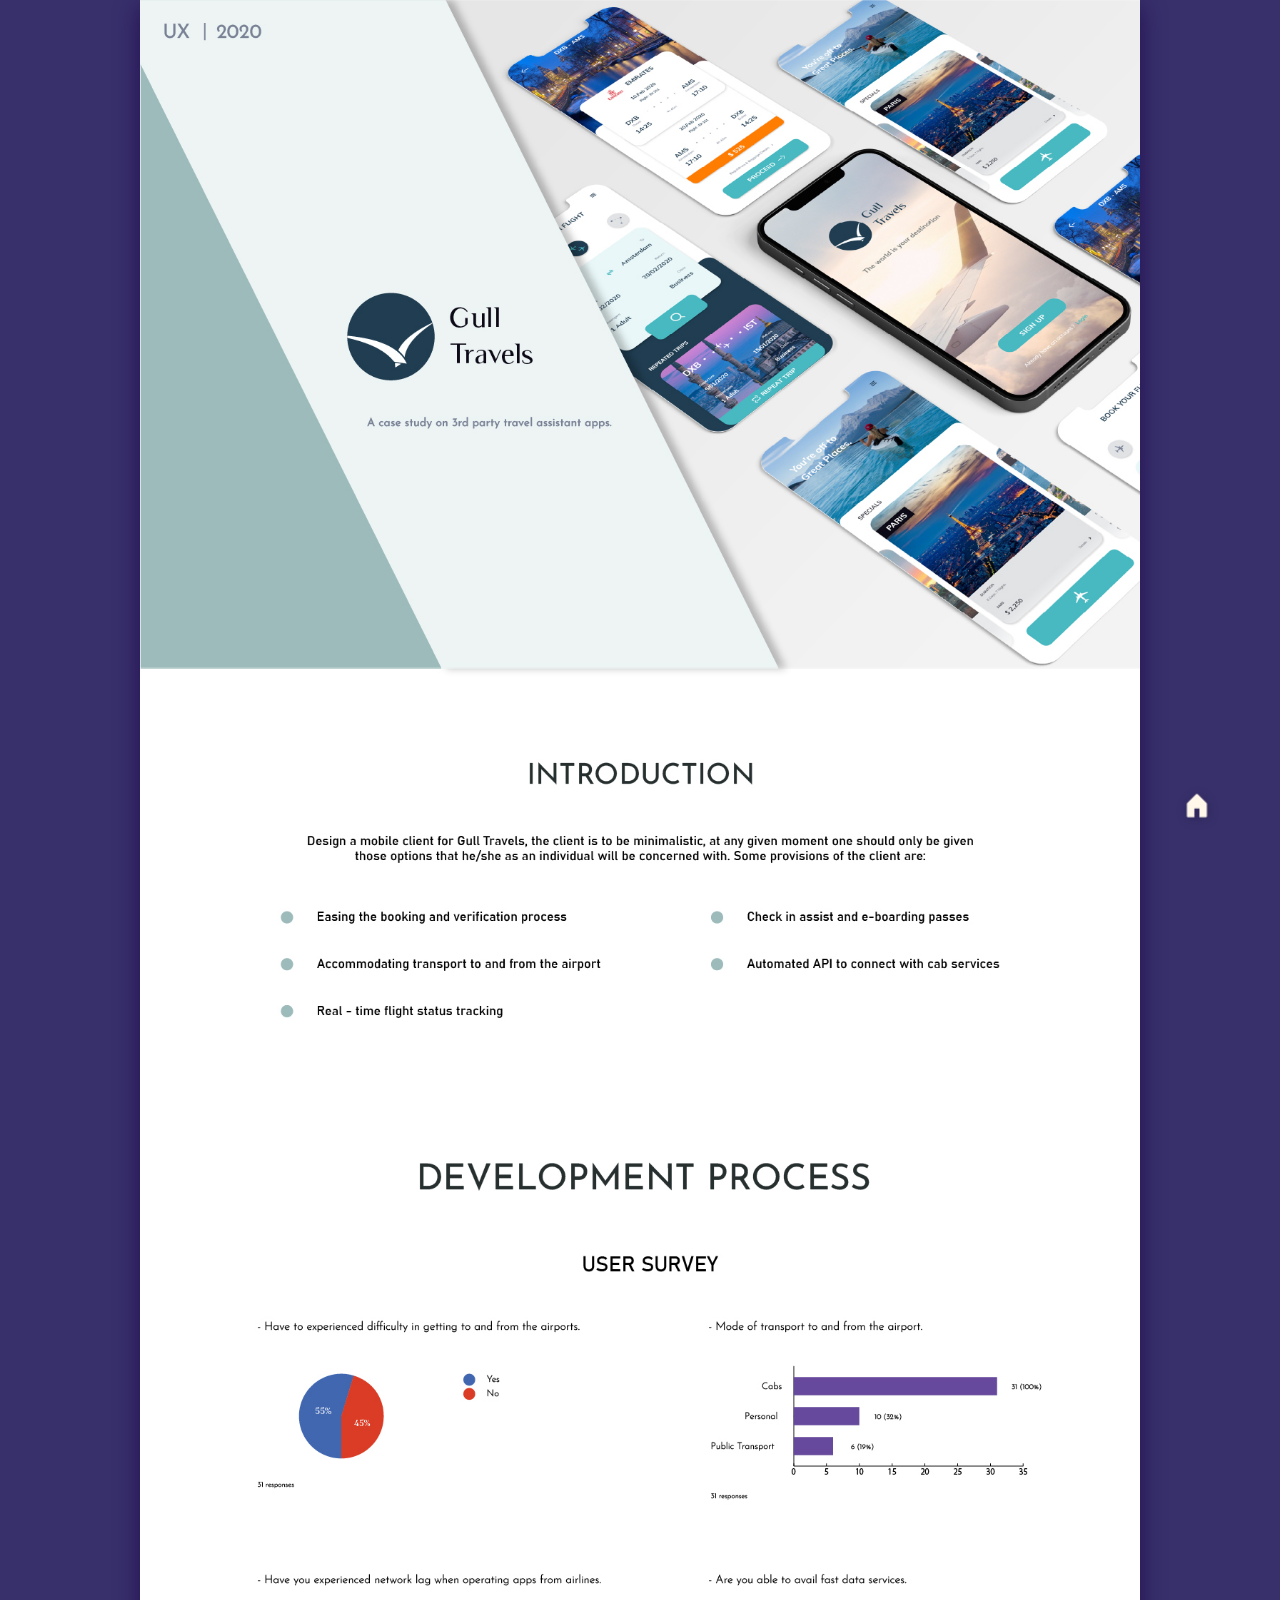
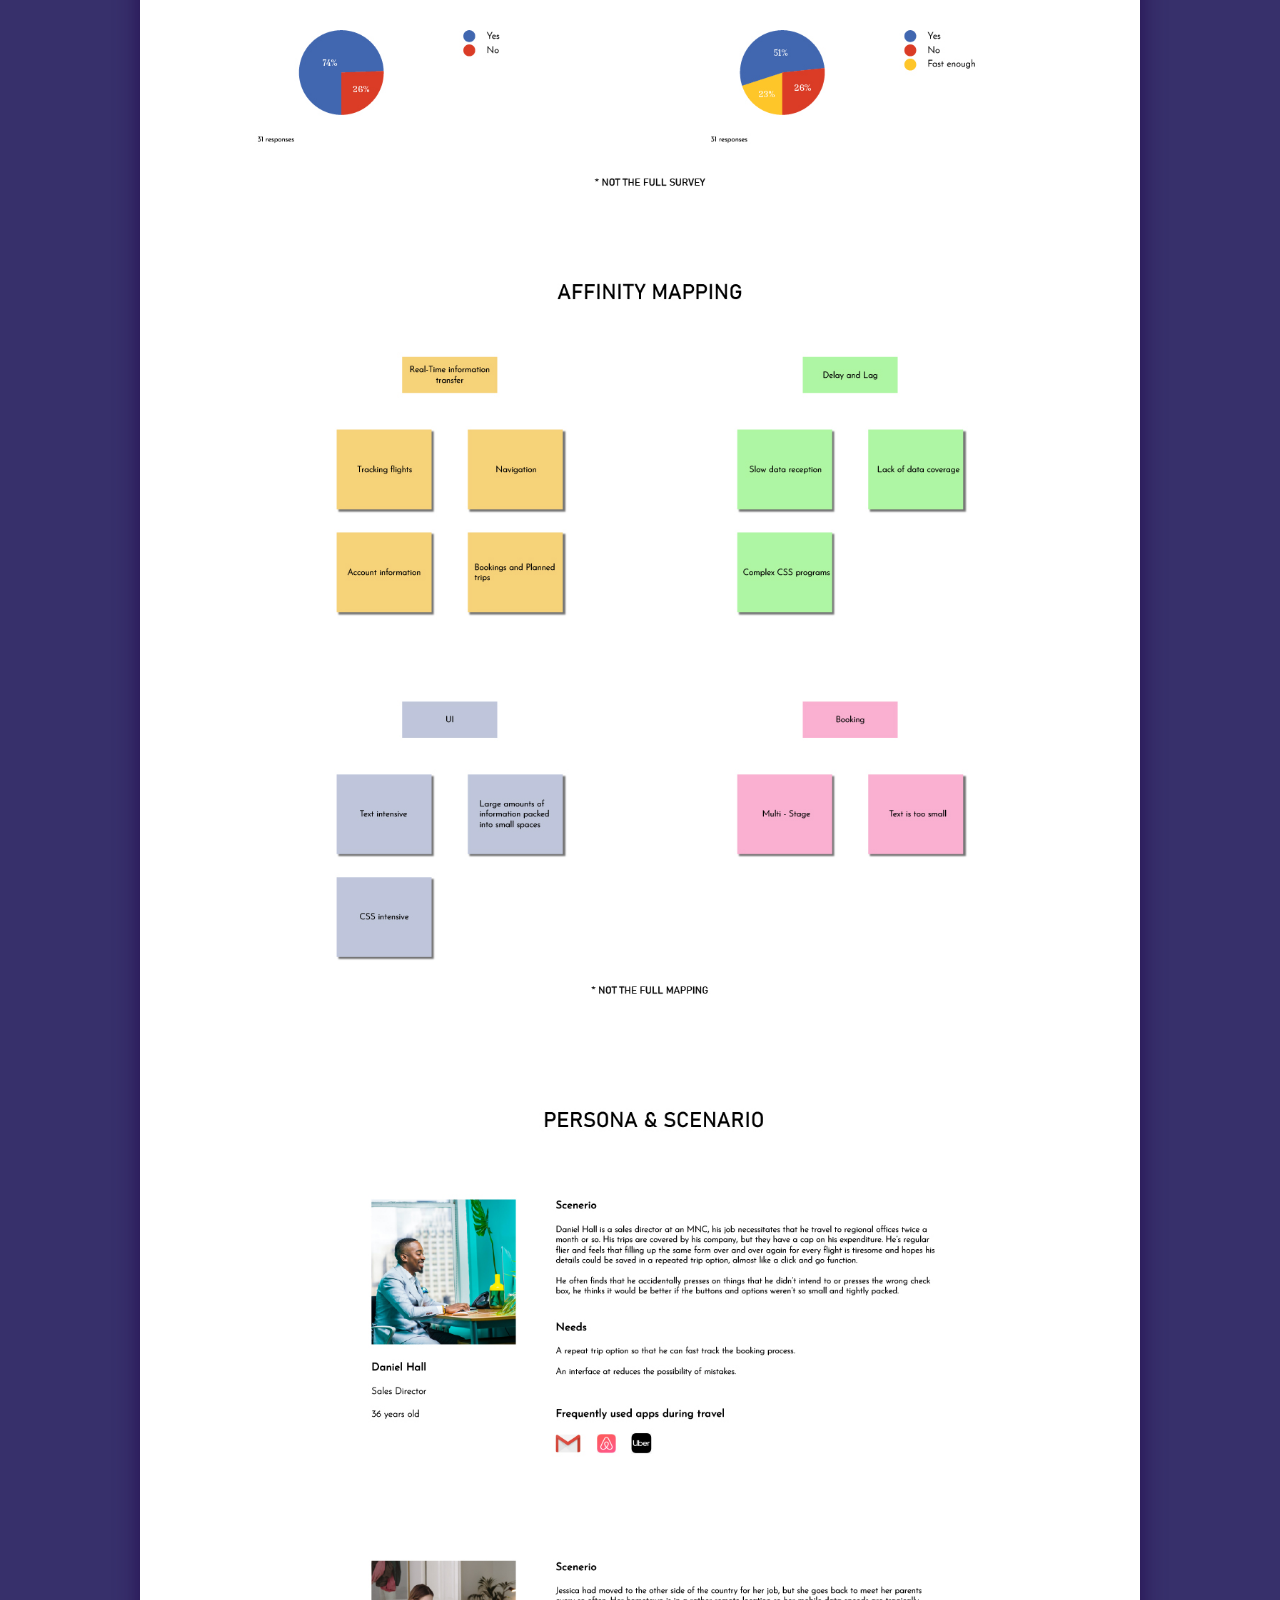
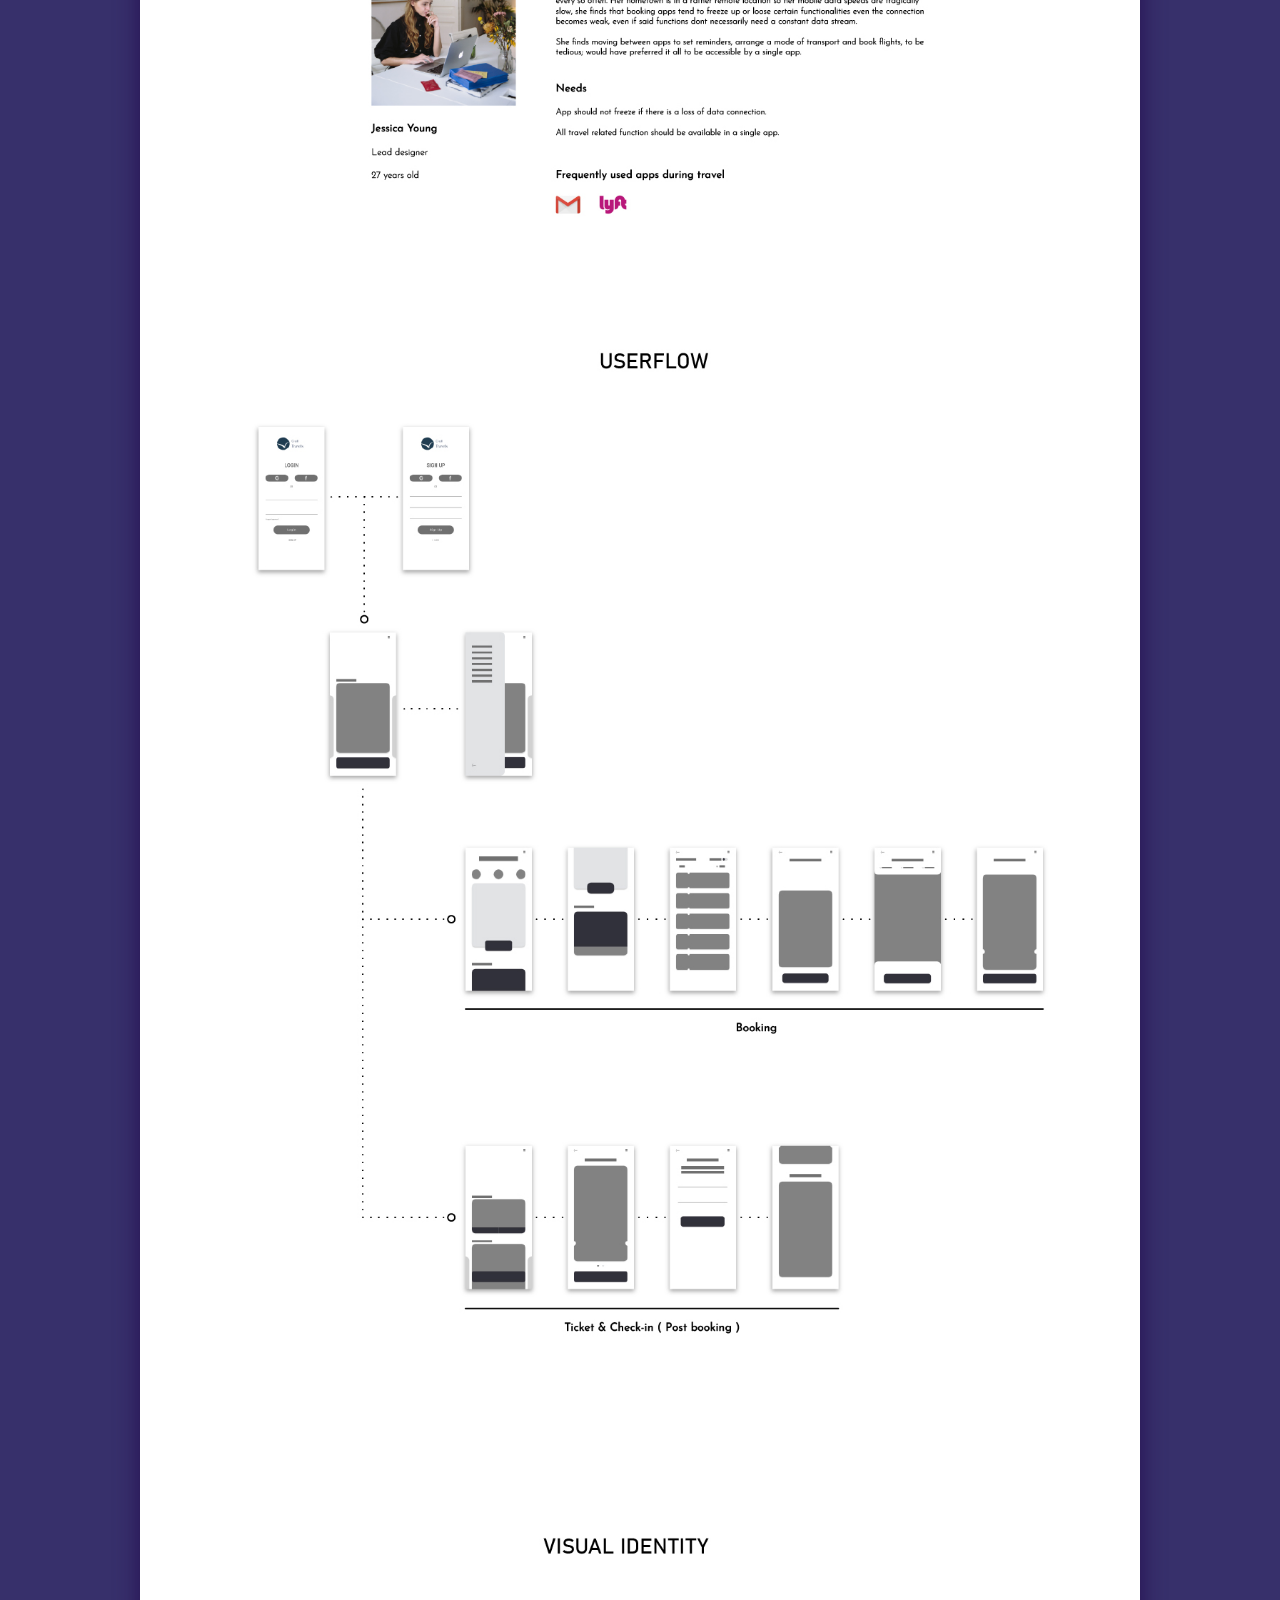
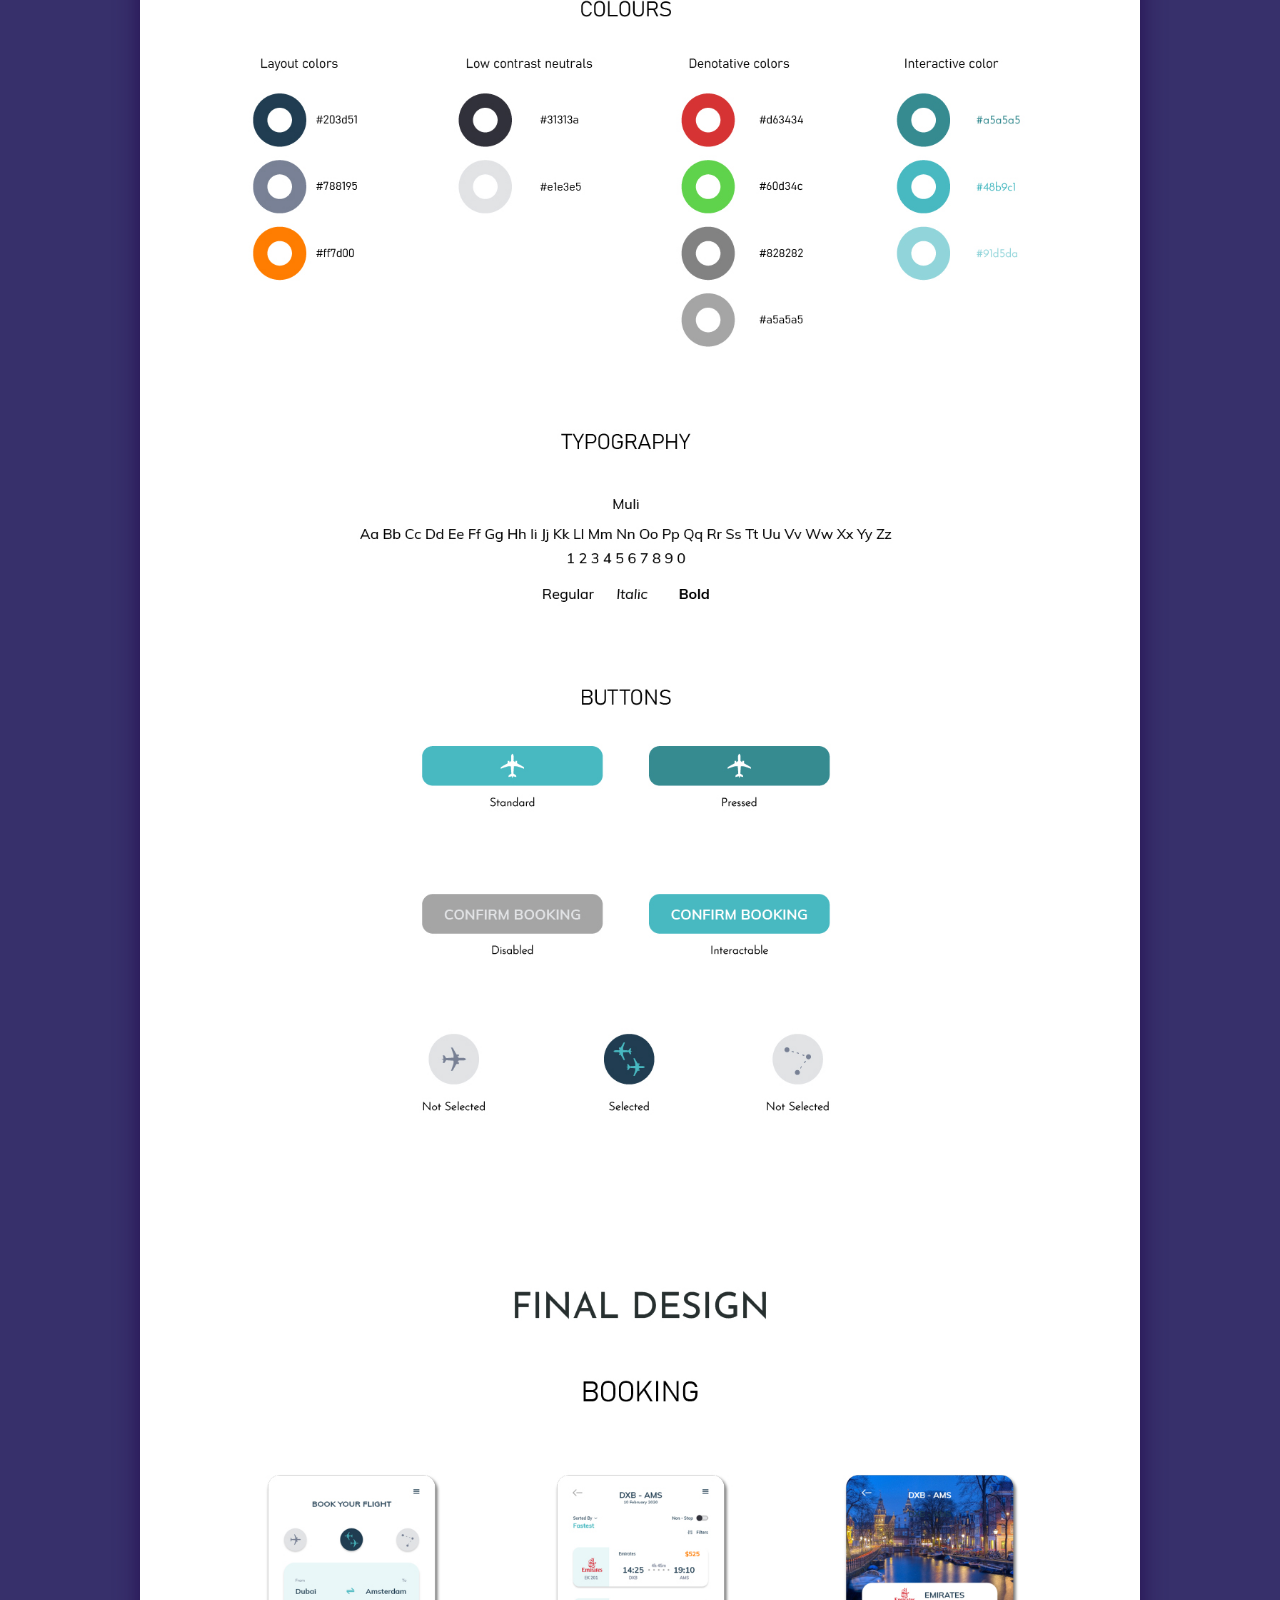
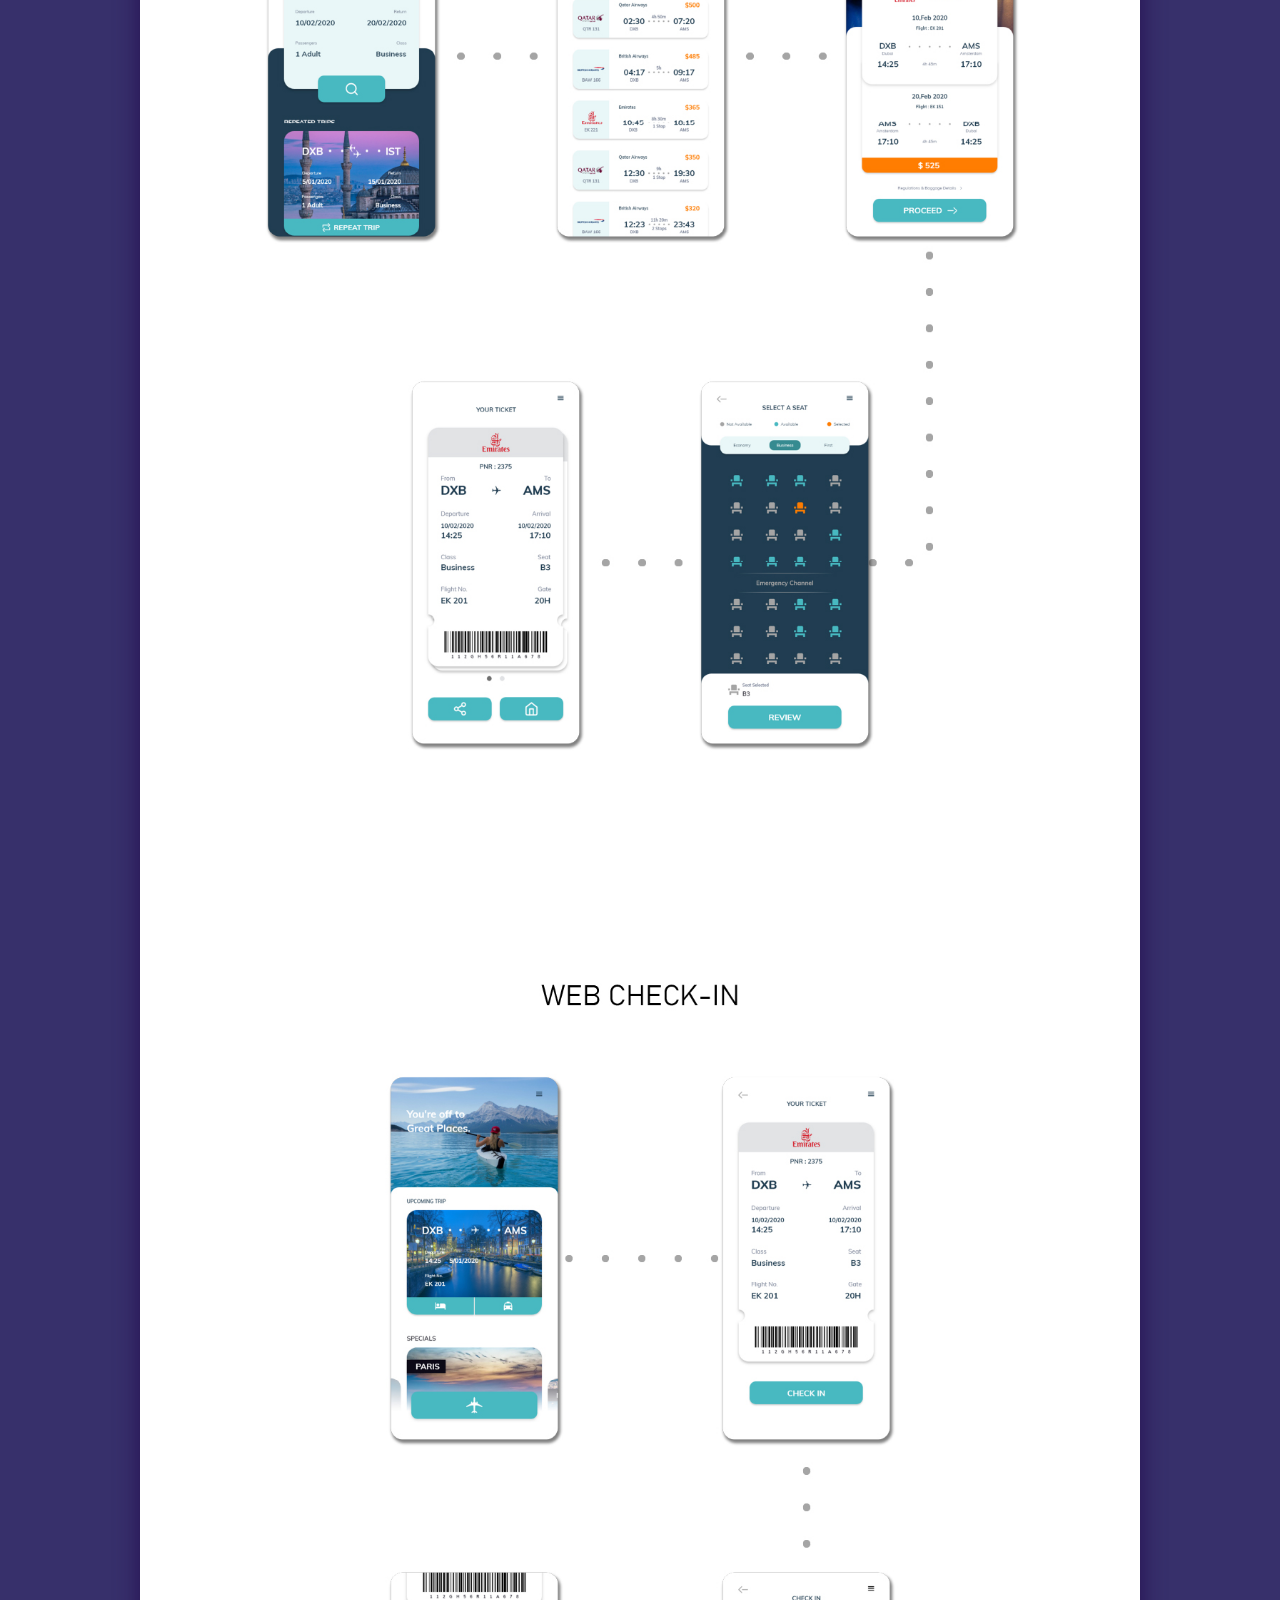
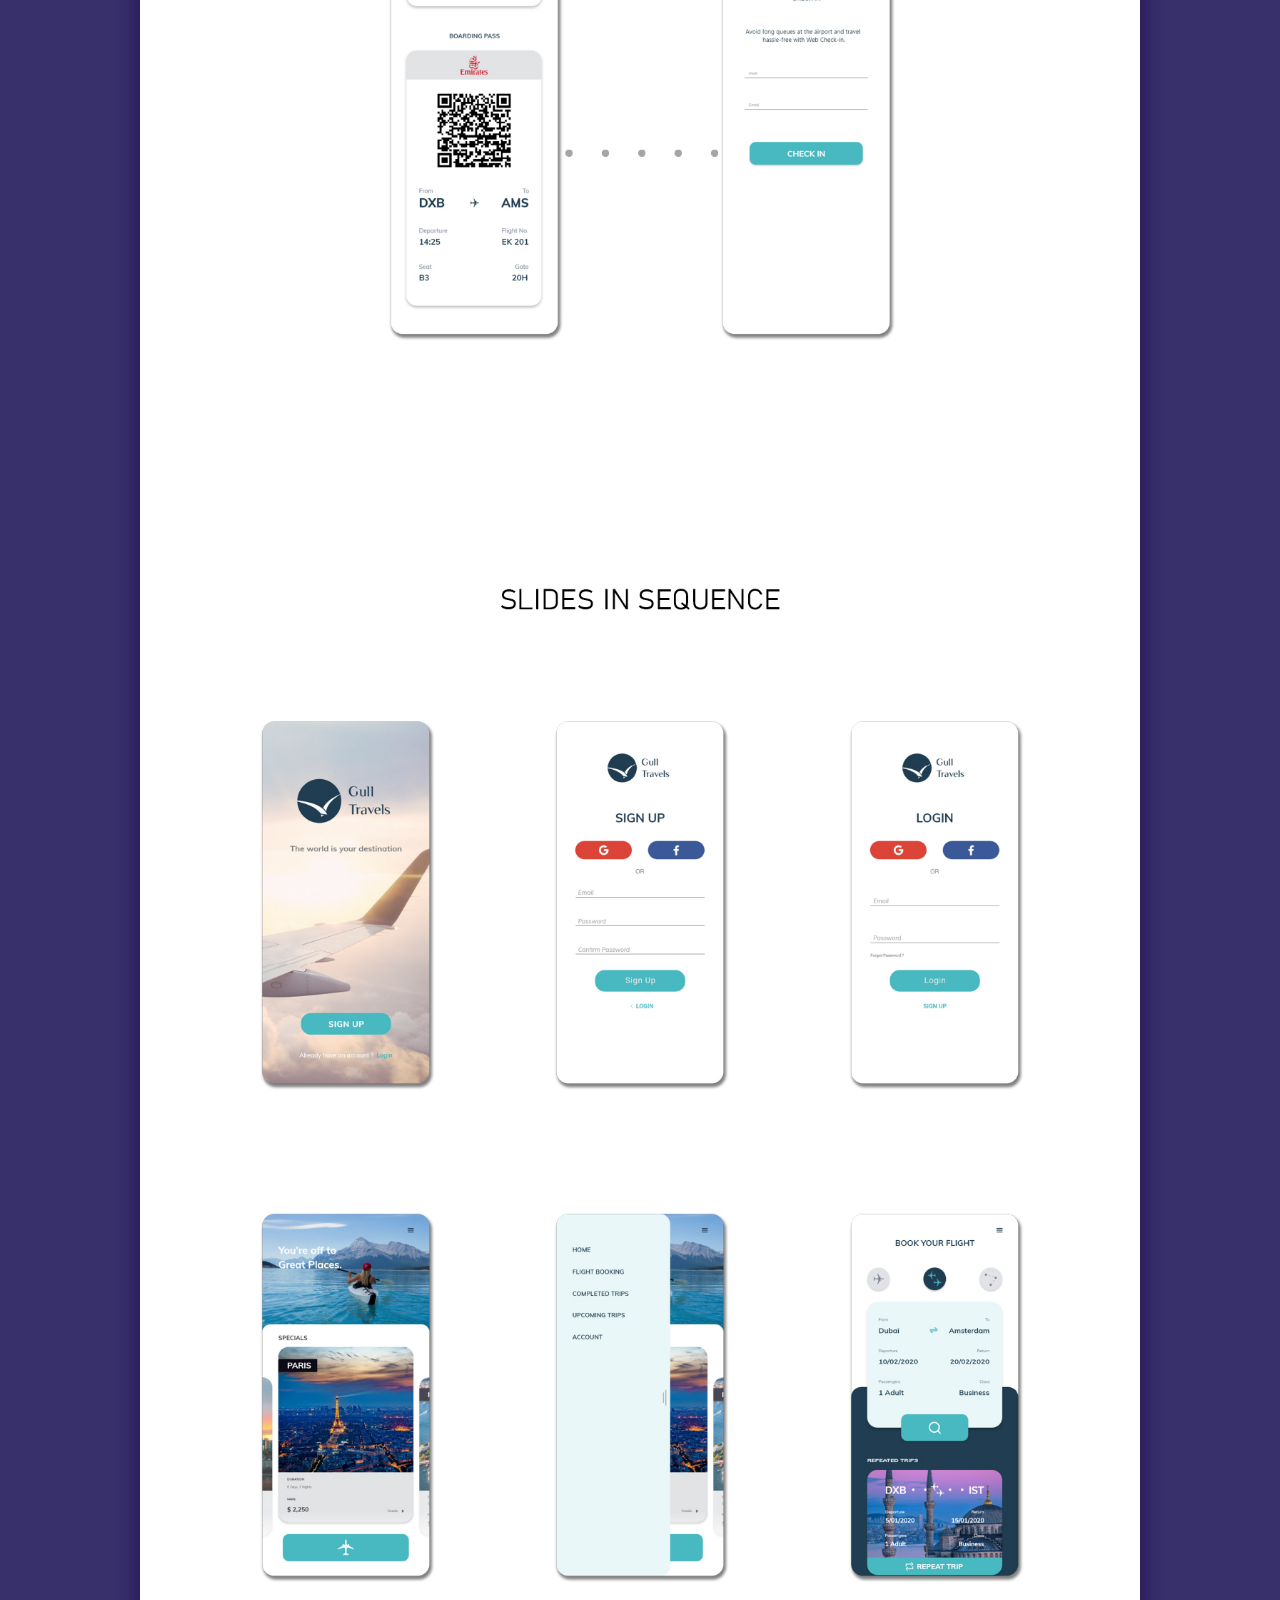
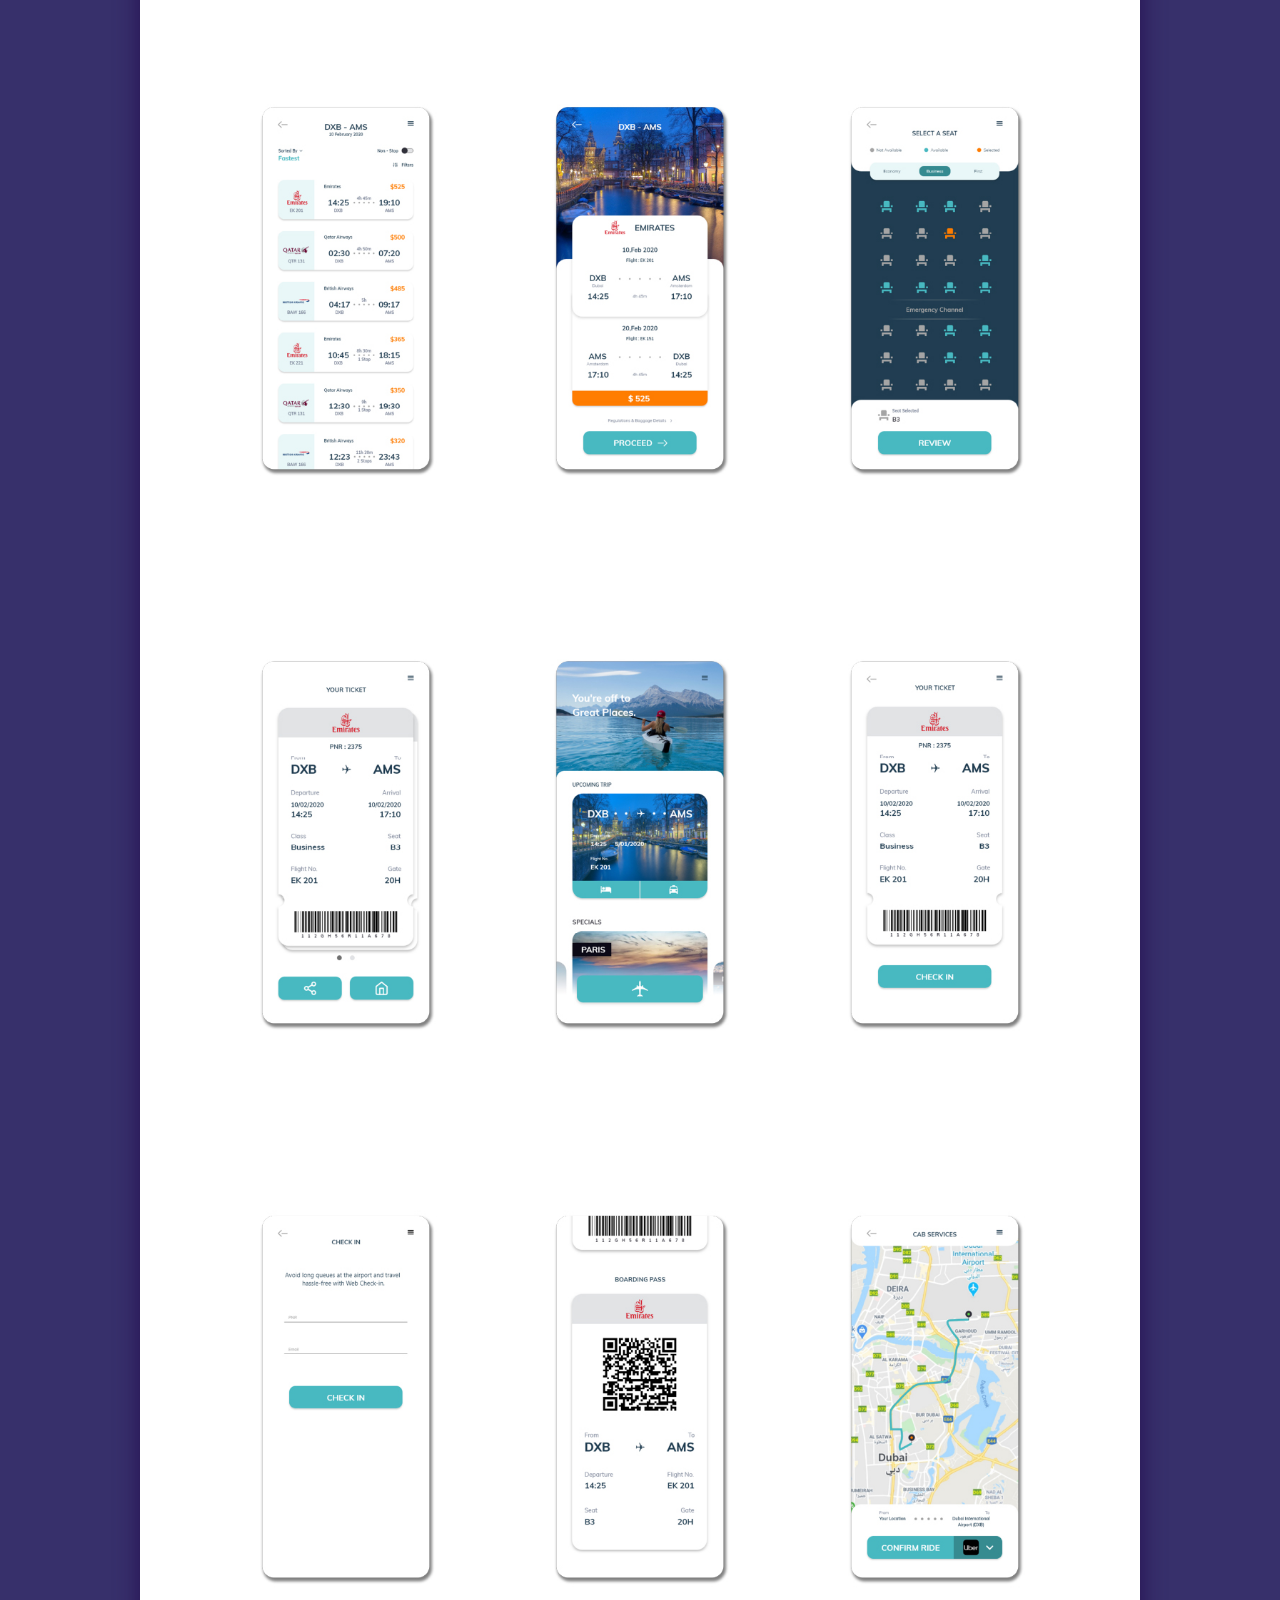
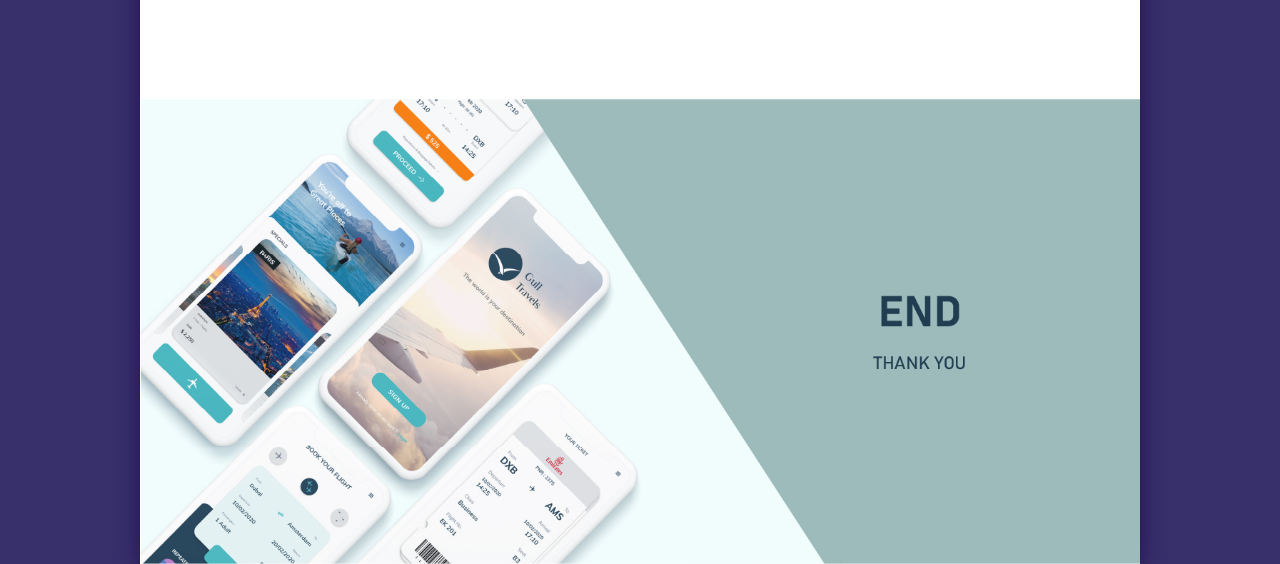
<file: GT.html>
<!DOCTYPE html>
<html lang="en">
<head>
    <meta charset="UTF-8">
    <meta http-equiv="X-UA-Compatible" content="IE=edge">
    <meta name="viewport" content="width=device-width, initial-scale=1.0">
    <title>Gull Travels Project</title>
    <link rel="stylesheet" href="css/GT.css">
    <link rel="icon" href="favicon.ico"/>
</head>
<body>

    <button type="submit" onclick="scrolling()"  id="Top">
        <svg width="14" height="14" viewBox="0 0 14 14" fill="none" xmlns="http://www.w3.org/2000/svg">
            <path d="M2.40299 13.425L0.98999 12.01L6.99999 5.999L13.01 12.01L11.597 13.423L6.99699 8.823L2.39699 13.423L2.40299 13.425ZM2.40299 8.001L0.98999 6.585L6.99999 0.574997L13.01 6.585L11.597 7.999L6.99699 3.399L2.39699 7.999L2.40299 8.001Z" fill="#FFF7E9"/>
        </svg>
    </button>

    <button type="submit" onclick="location.href = 'index.html'"  id="Return">
        <svg width="78" height="78" viewBox="0 0 78 78" fill="none" xmlns="http://www.w3.org/2000/svg">
            <path d="M25.0275 35.5608L37.547 23.0412C38.2454 22.343 39.3776 22.343 40.076 23.0412L52.5956 35.5608C52.931 35.8961 53.1196 36.351 53.1196 36.8253V53.9699C53.1196 54.9577 52.3188 55.7585 51.3311 55.7585H42.3885V43.2389H35.2345V55.7585H26.2919C25.3042 55.7585 24.5034 54.9577 24.5034 53.9699V36.8253C24.5034 36.351 24.692 35.8961 25.0275 35.5608Z" fill="#FFF7E9"/>
        </svg>
    </button>

    <div id="GT_imgs">

        <img src="Images/GT images/GT1-100.jpg" alt="#">
        <img src="Images/GT images/GT2-100.jpg" alt="#">
        <img src="Images/GT images/GT3-100.jpg" alt="#">
        <img src="Images/GT images/GT4-100.jpg" alt="#">
        <img src="Images/GT images/GT5-100.jpg" alt="#">
        <img src="Images/GT images/GT6-100.jpg" alt="#">
        <img src="Images/GT images/GT7-100.jpg" alt="#">
        <img src="Images/GT images/GT8-100.jpg" alt="#">
        <img src="Images/GT images/GT9-100.jpg" alt="#">
        <img src="Images/GT images/GT10-100.jpg" alt="#">
        <img src="Images/GT images/GT11-100.jpg" alt="#">
        <img src="Images/GT images/GT12-100.jpg" alt="#">
        <img src="Images/GT images/GT13-100.jpg" alt="#">

    </div>

    <script>

        const Upp = document.querySelector("Top");

        window.addEventListener("scroll", () => {
        if (window.scrollY > 800) {
            document.getElementById("Top").style.opacity = 100;
            document.getElementById("Top").style.transition = 1;
        } else {
            document.getElementById("Top").style.opacity = 0;
            document.getElementById("Top").style.transition = 1;
        }
        });
        
        function scrolling(){
            window.scrollTo(0,0);
        }
    </script>
    
</body>
</html>
</file>
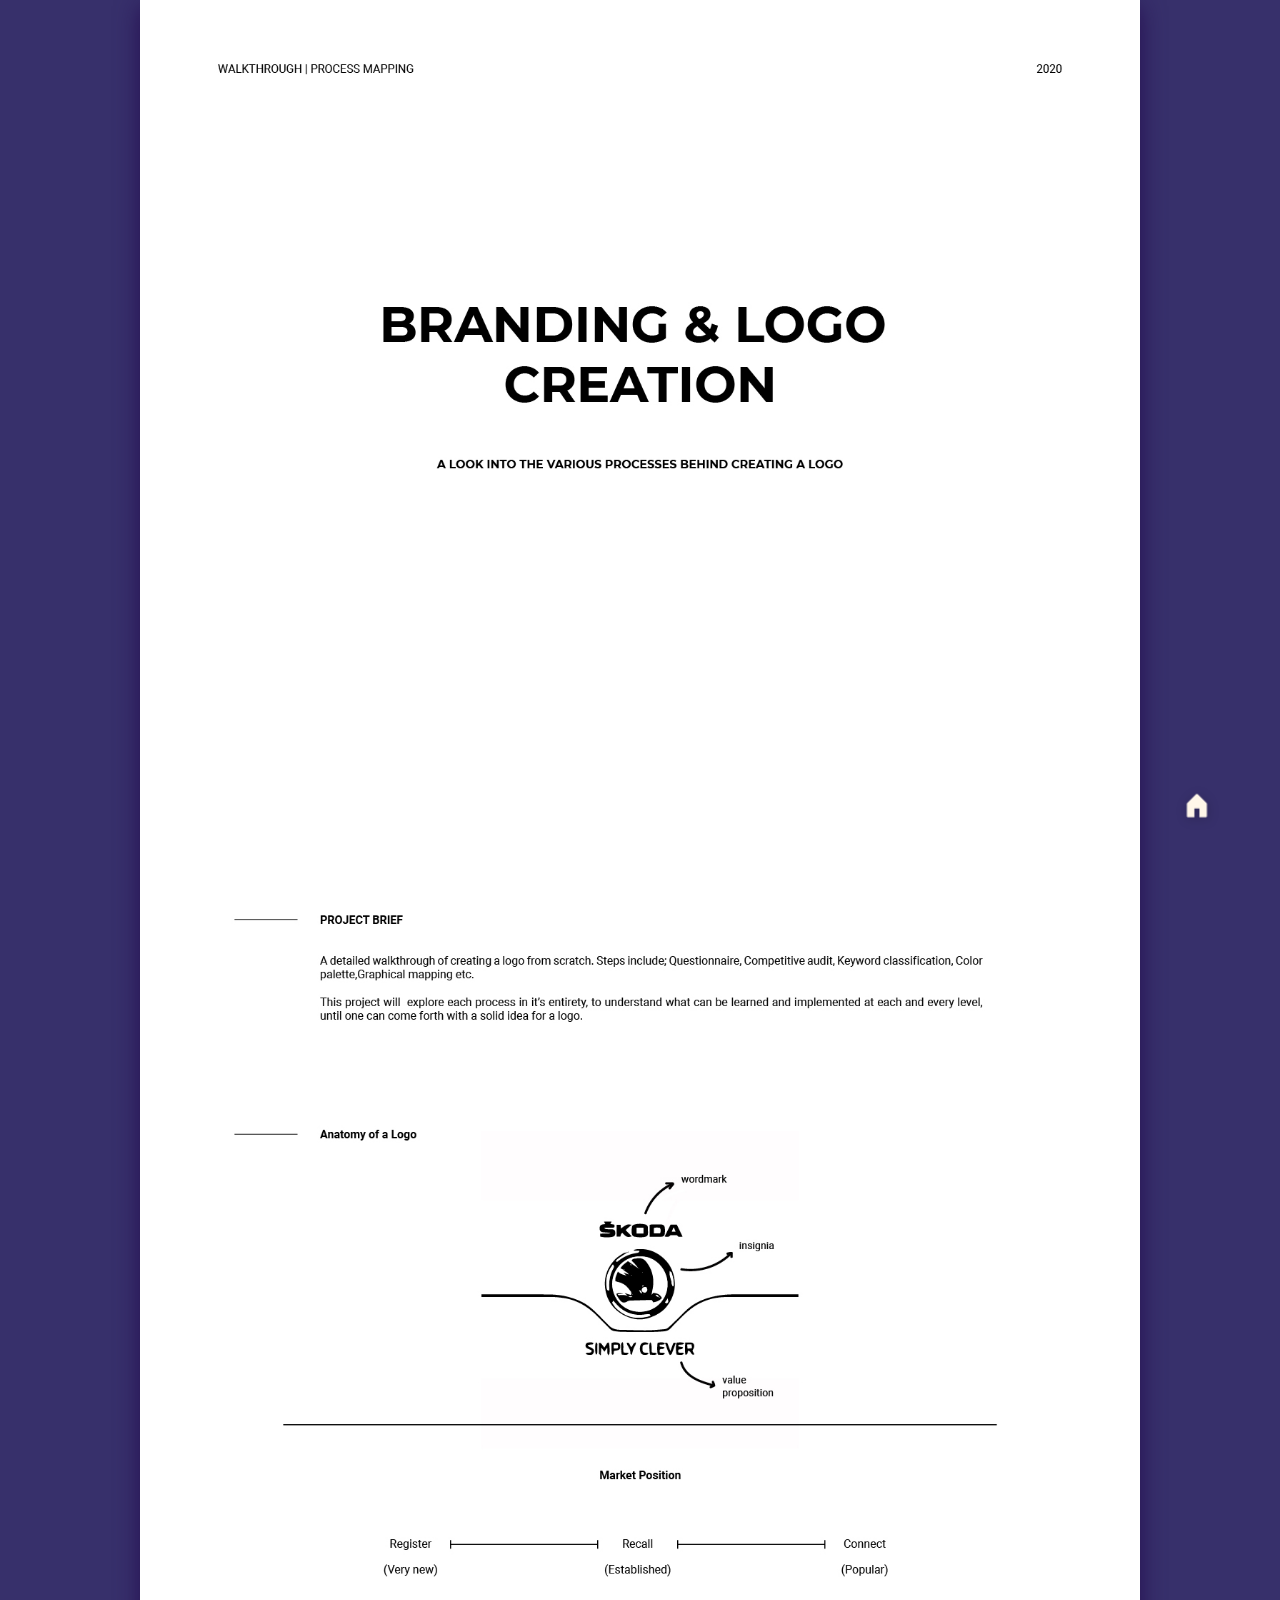
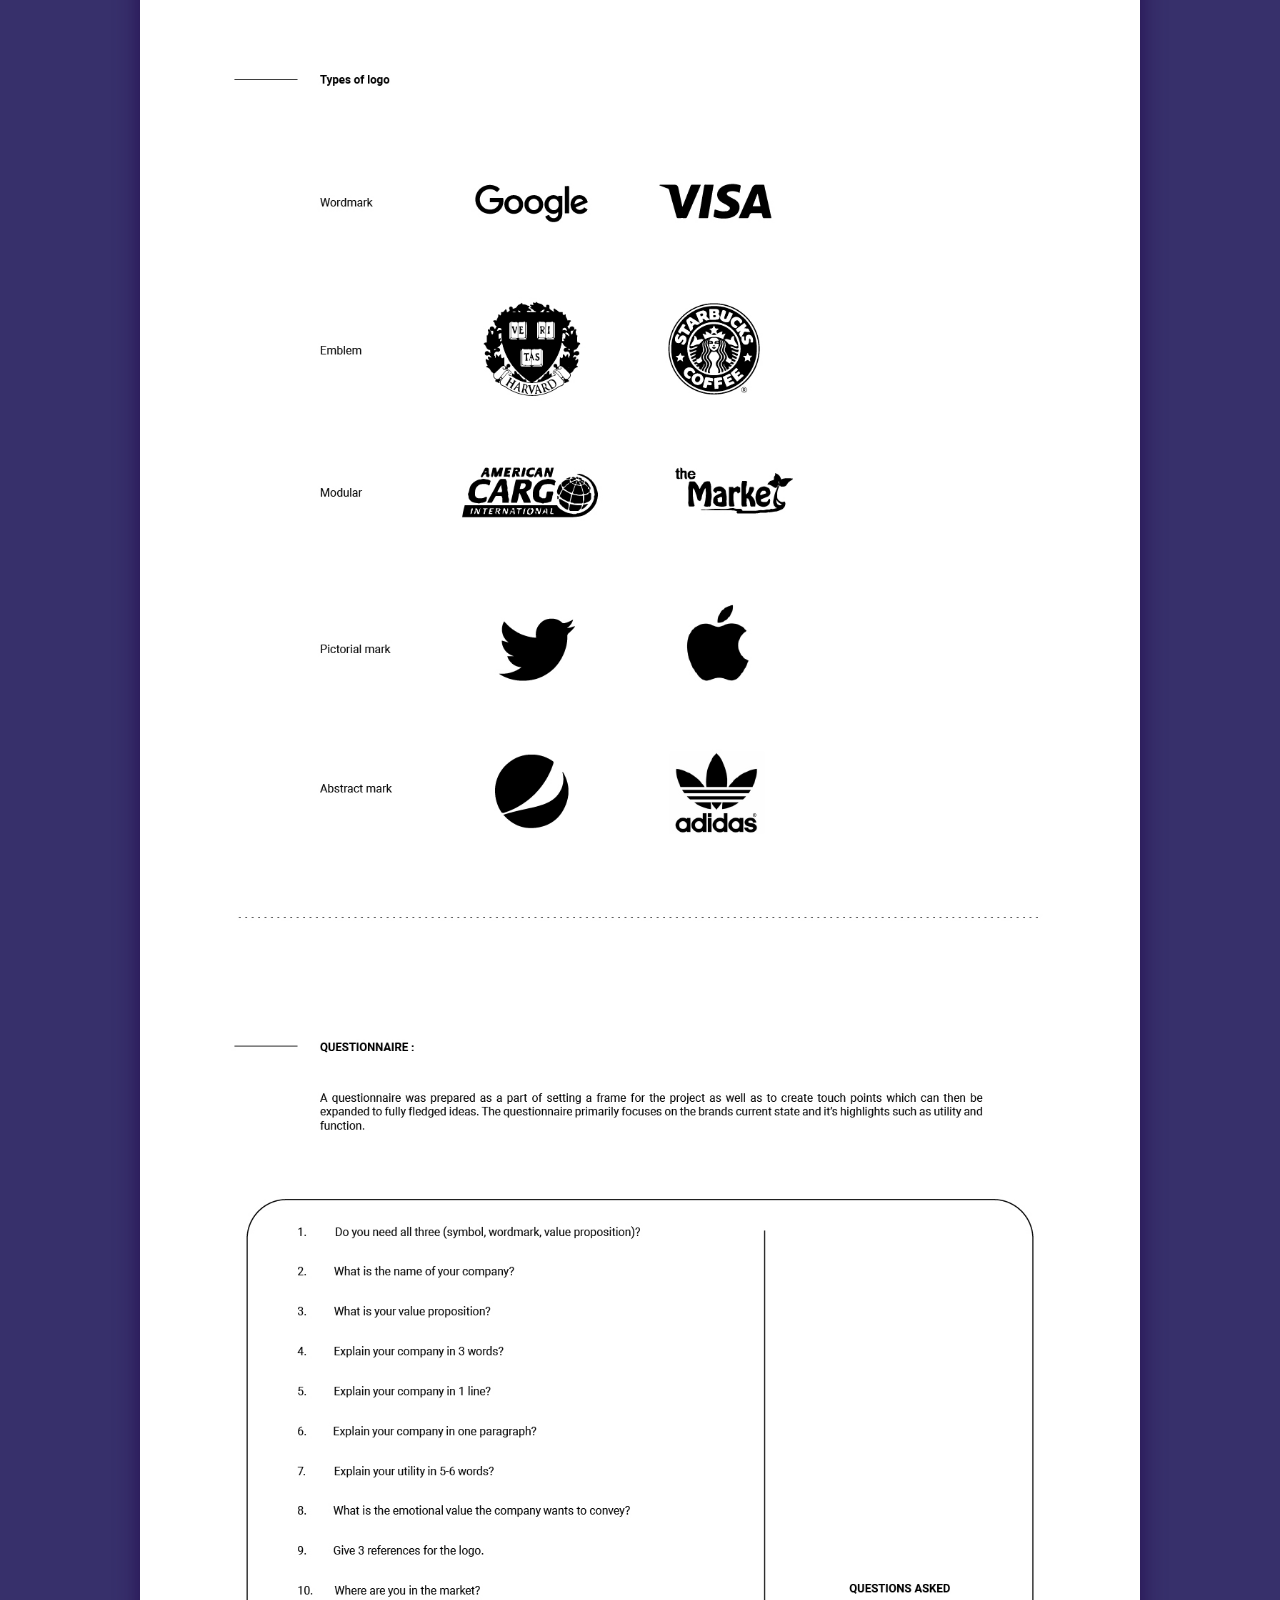
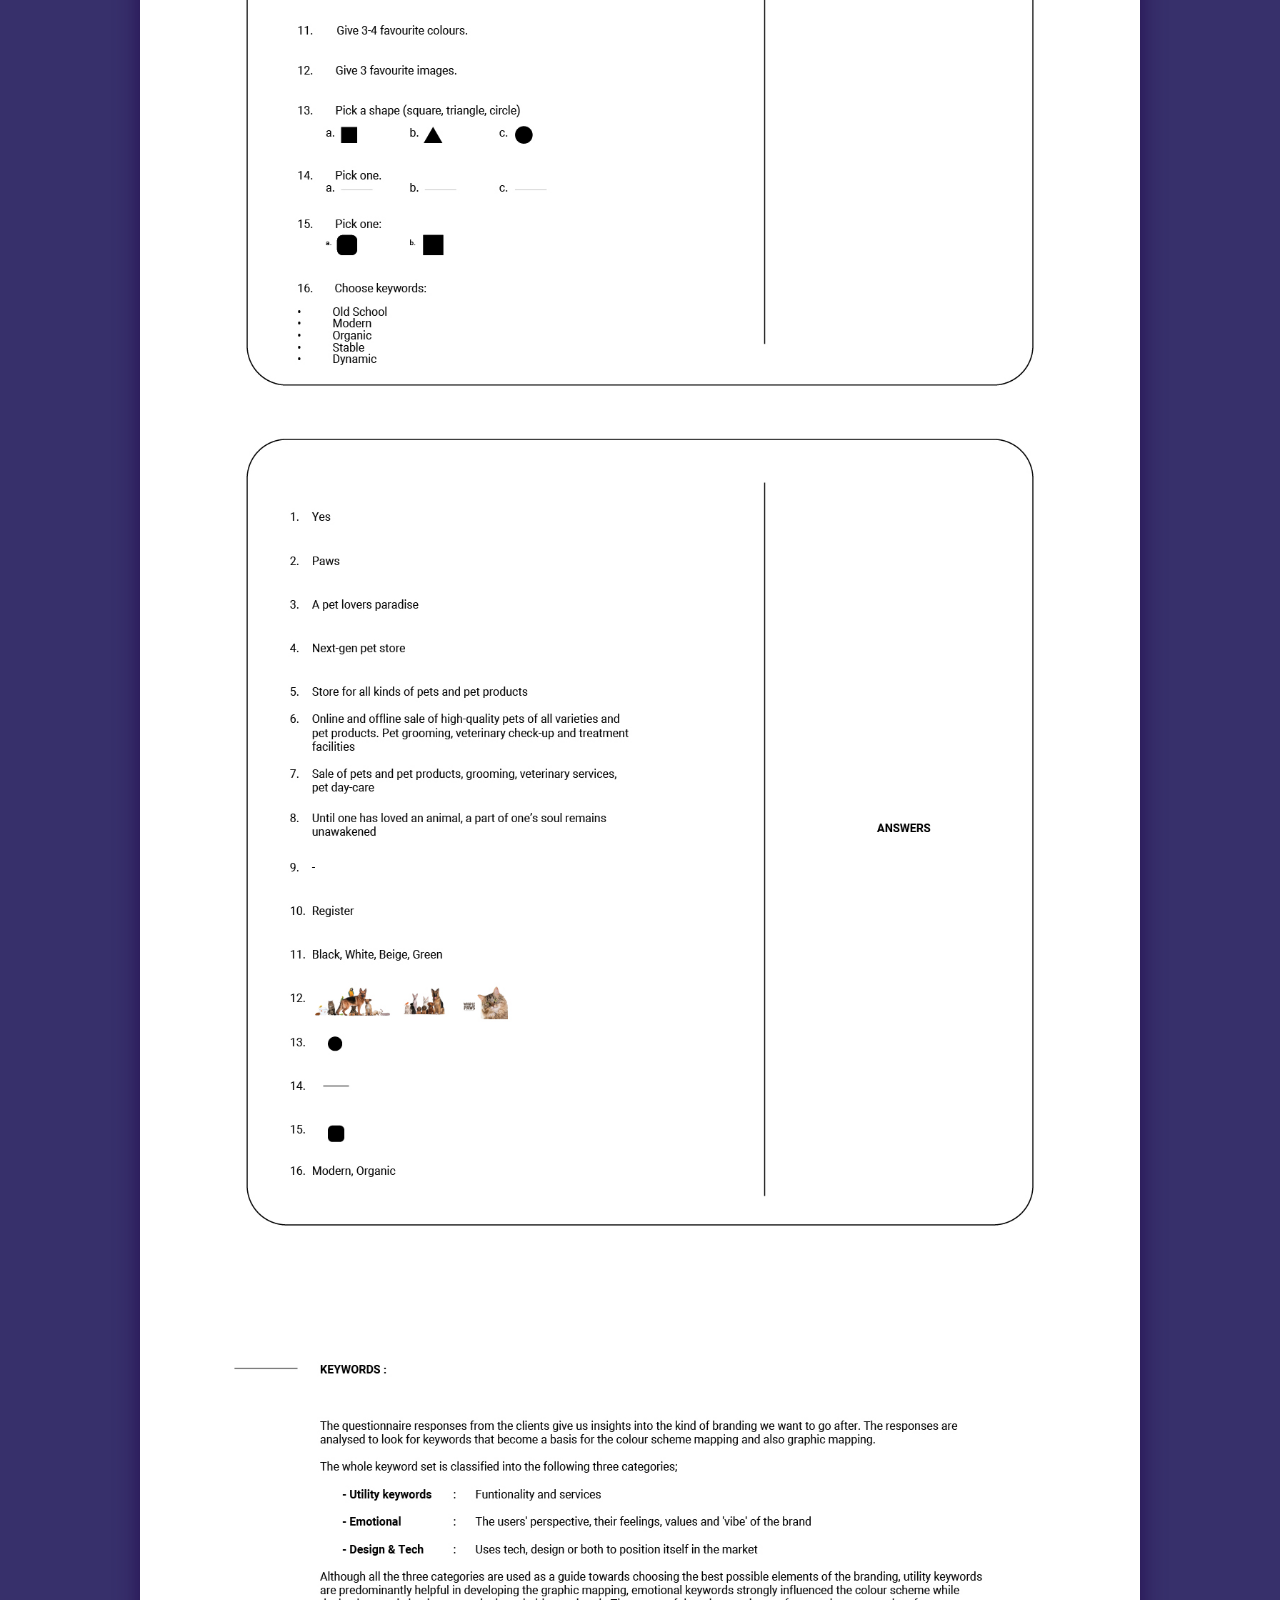
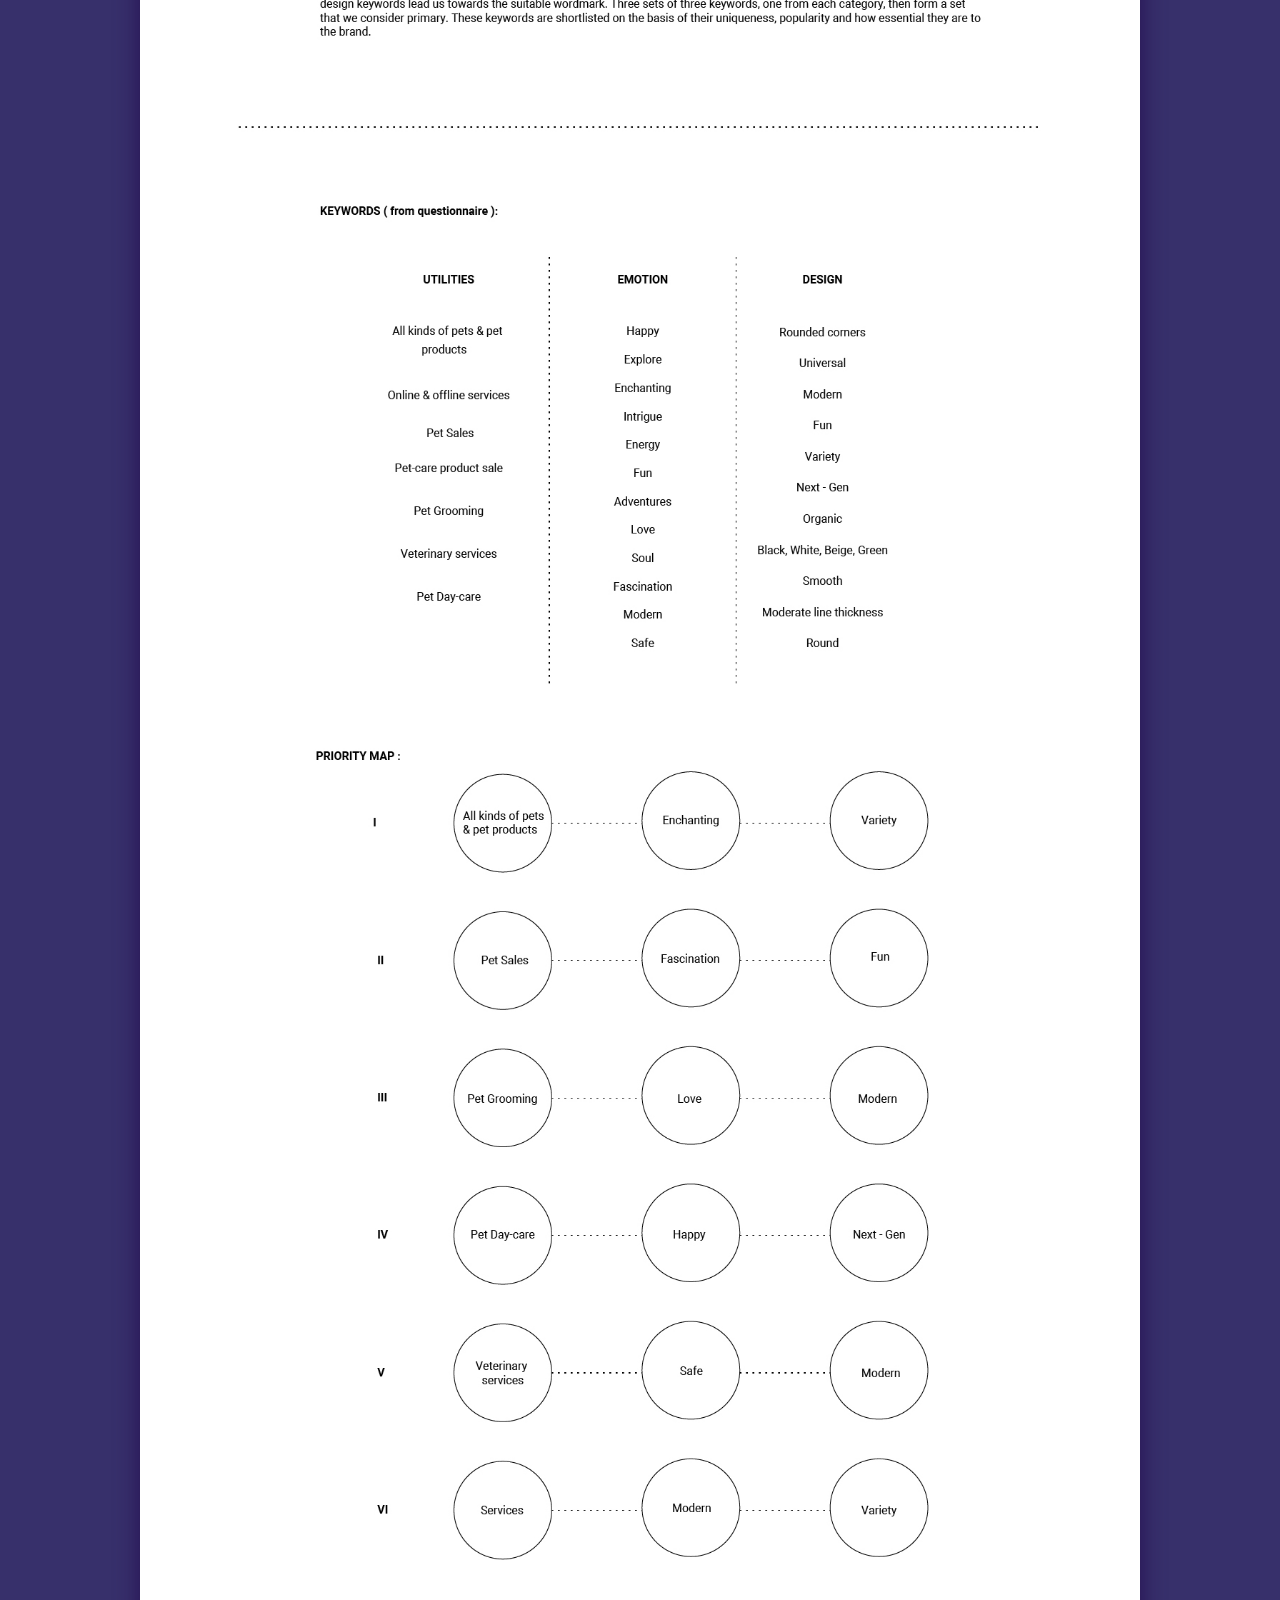
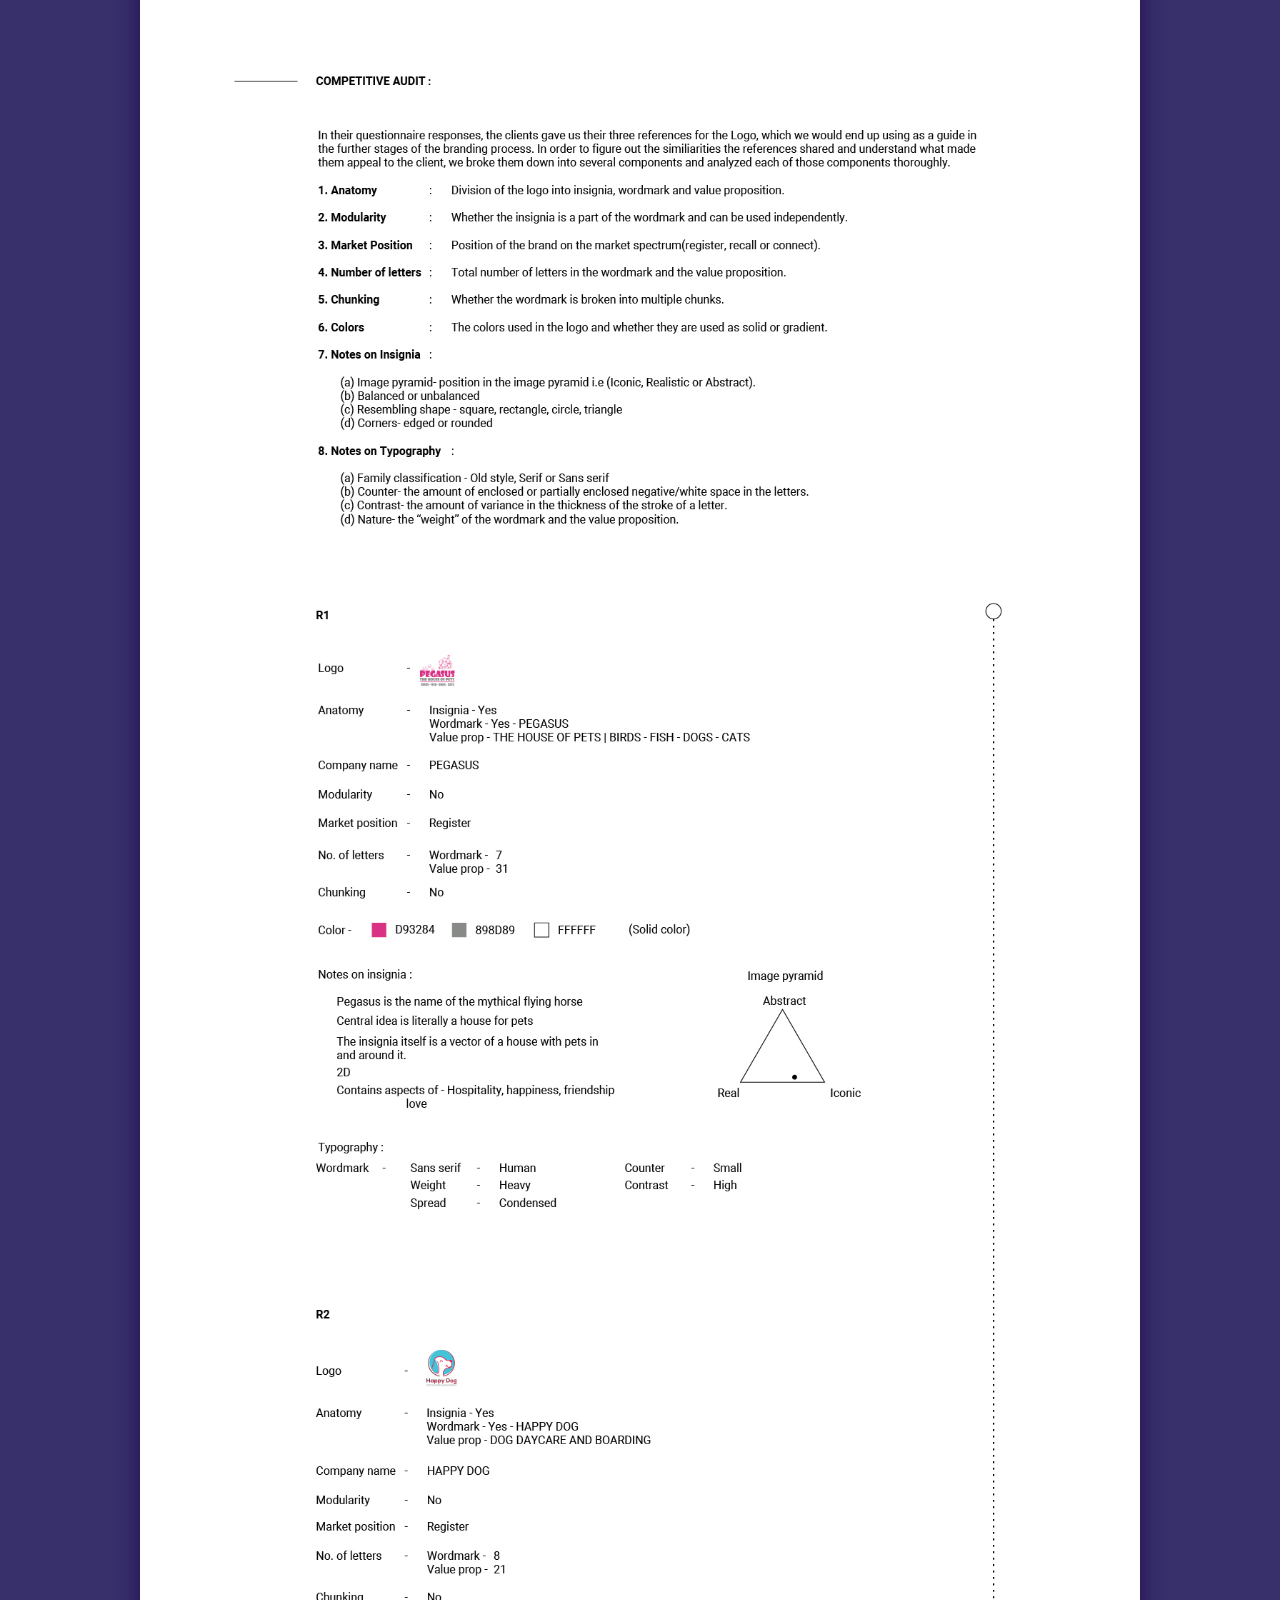
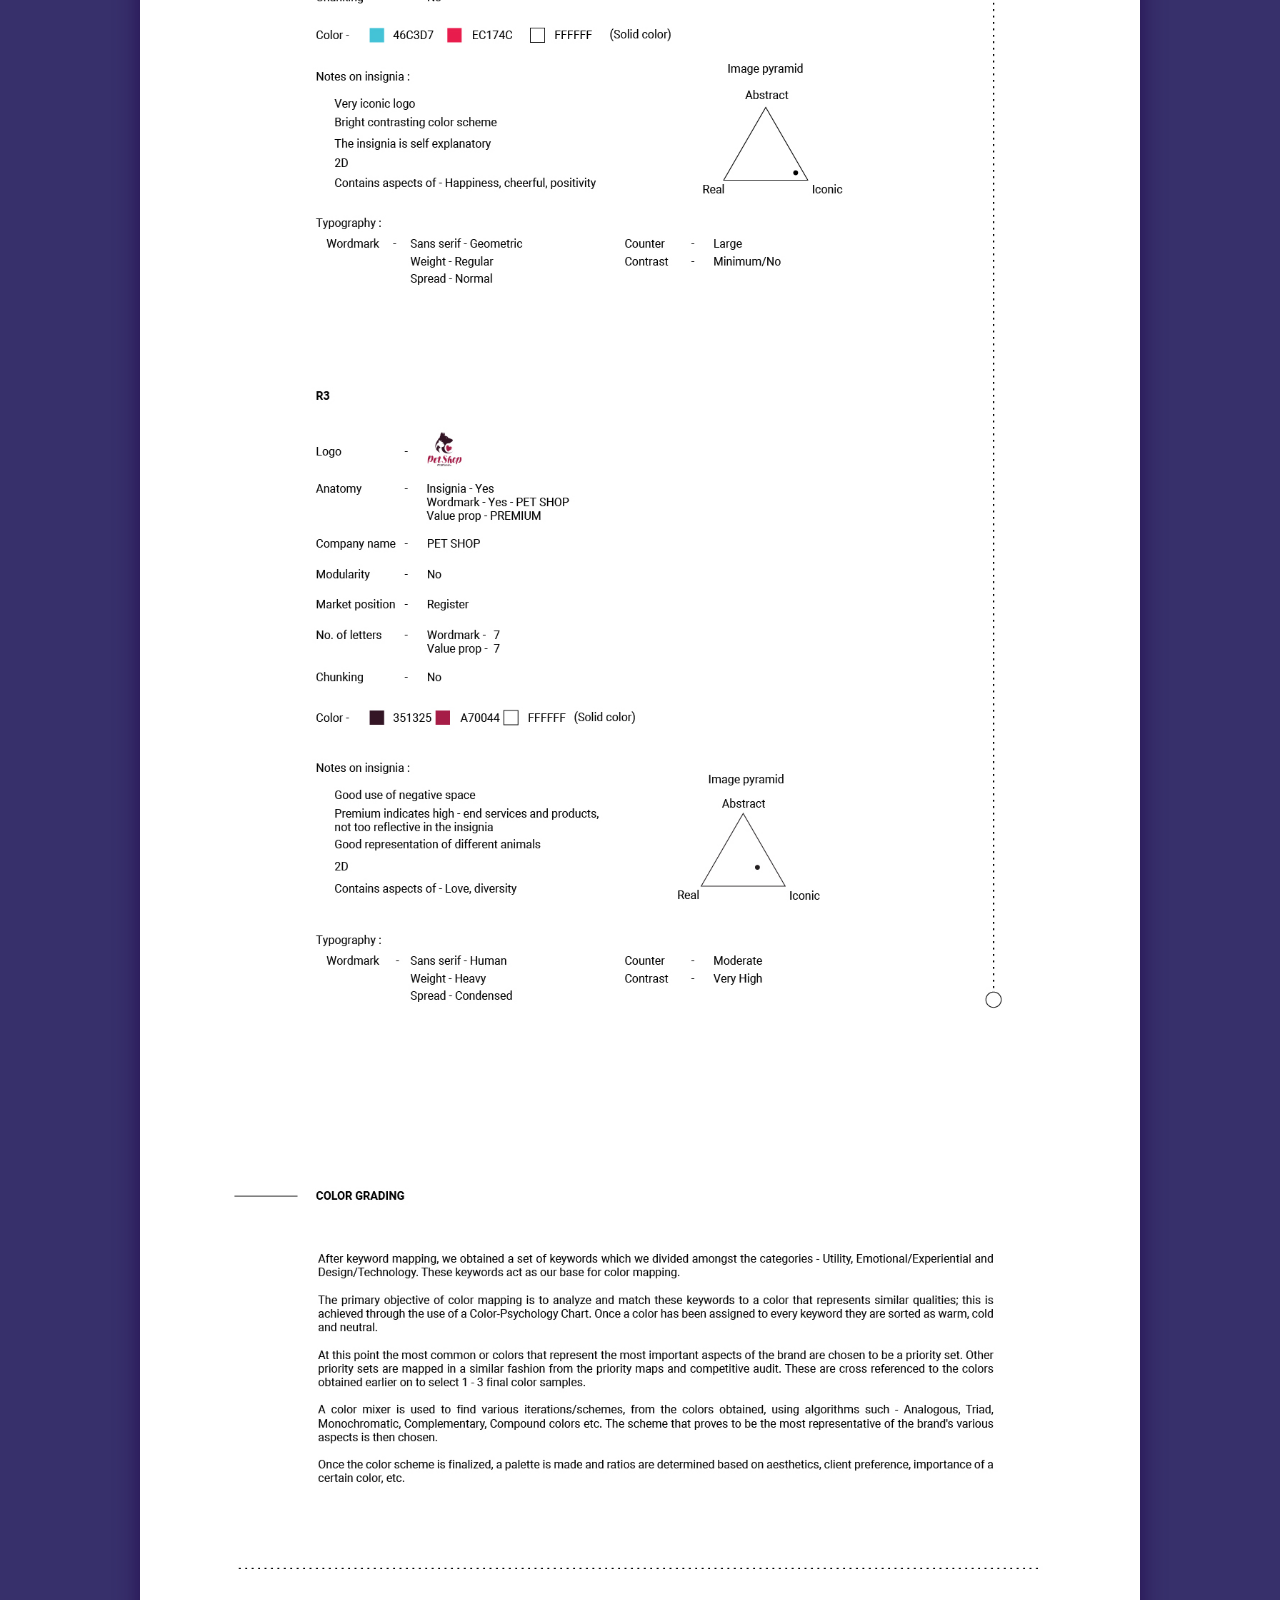
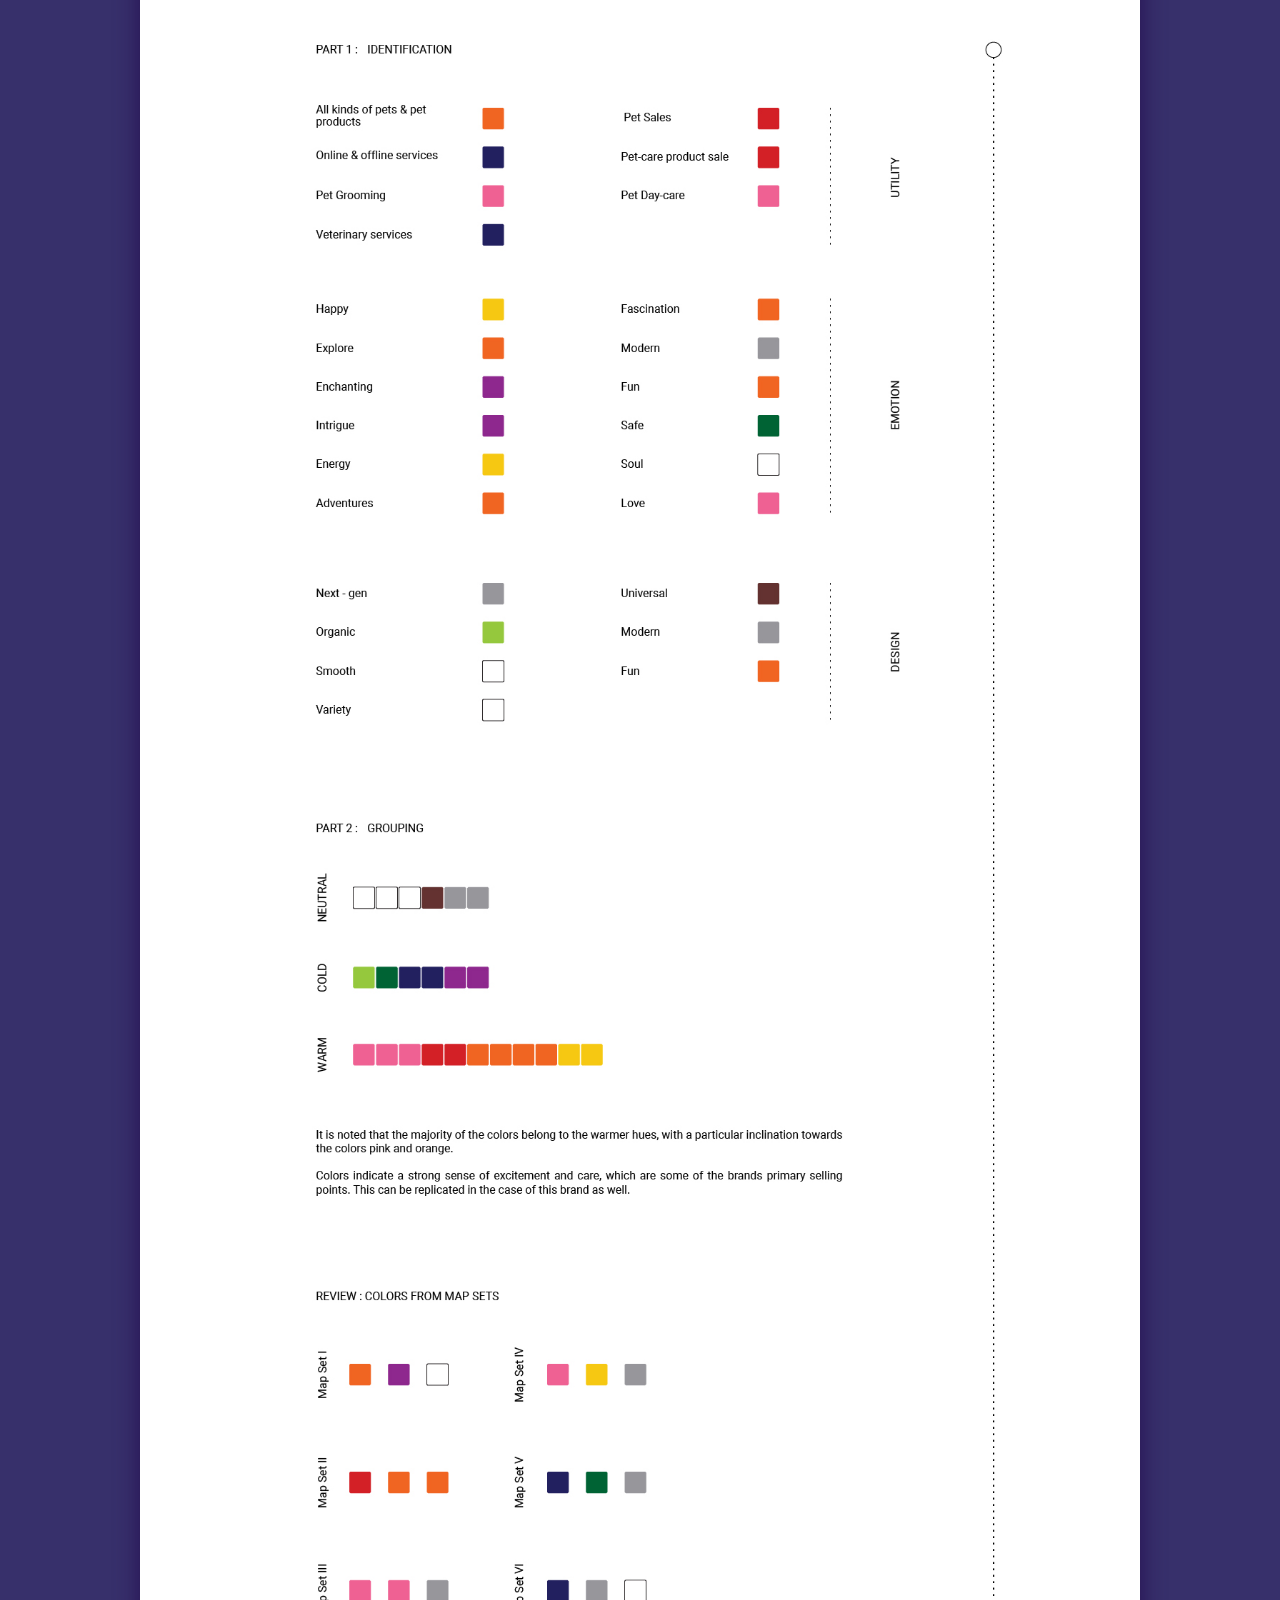
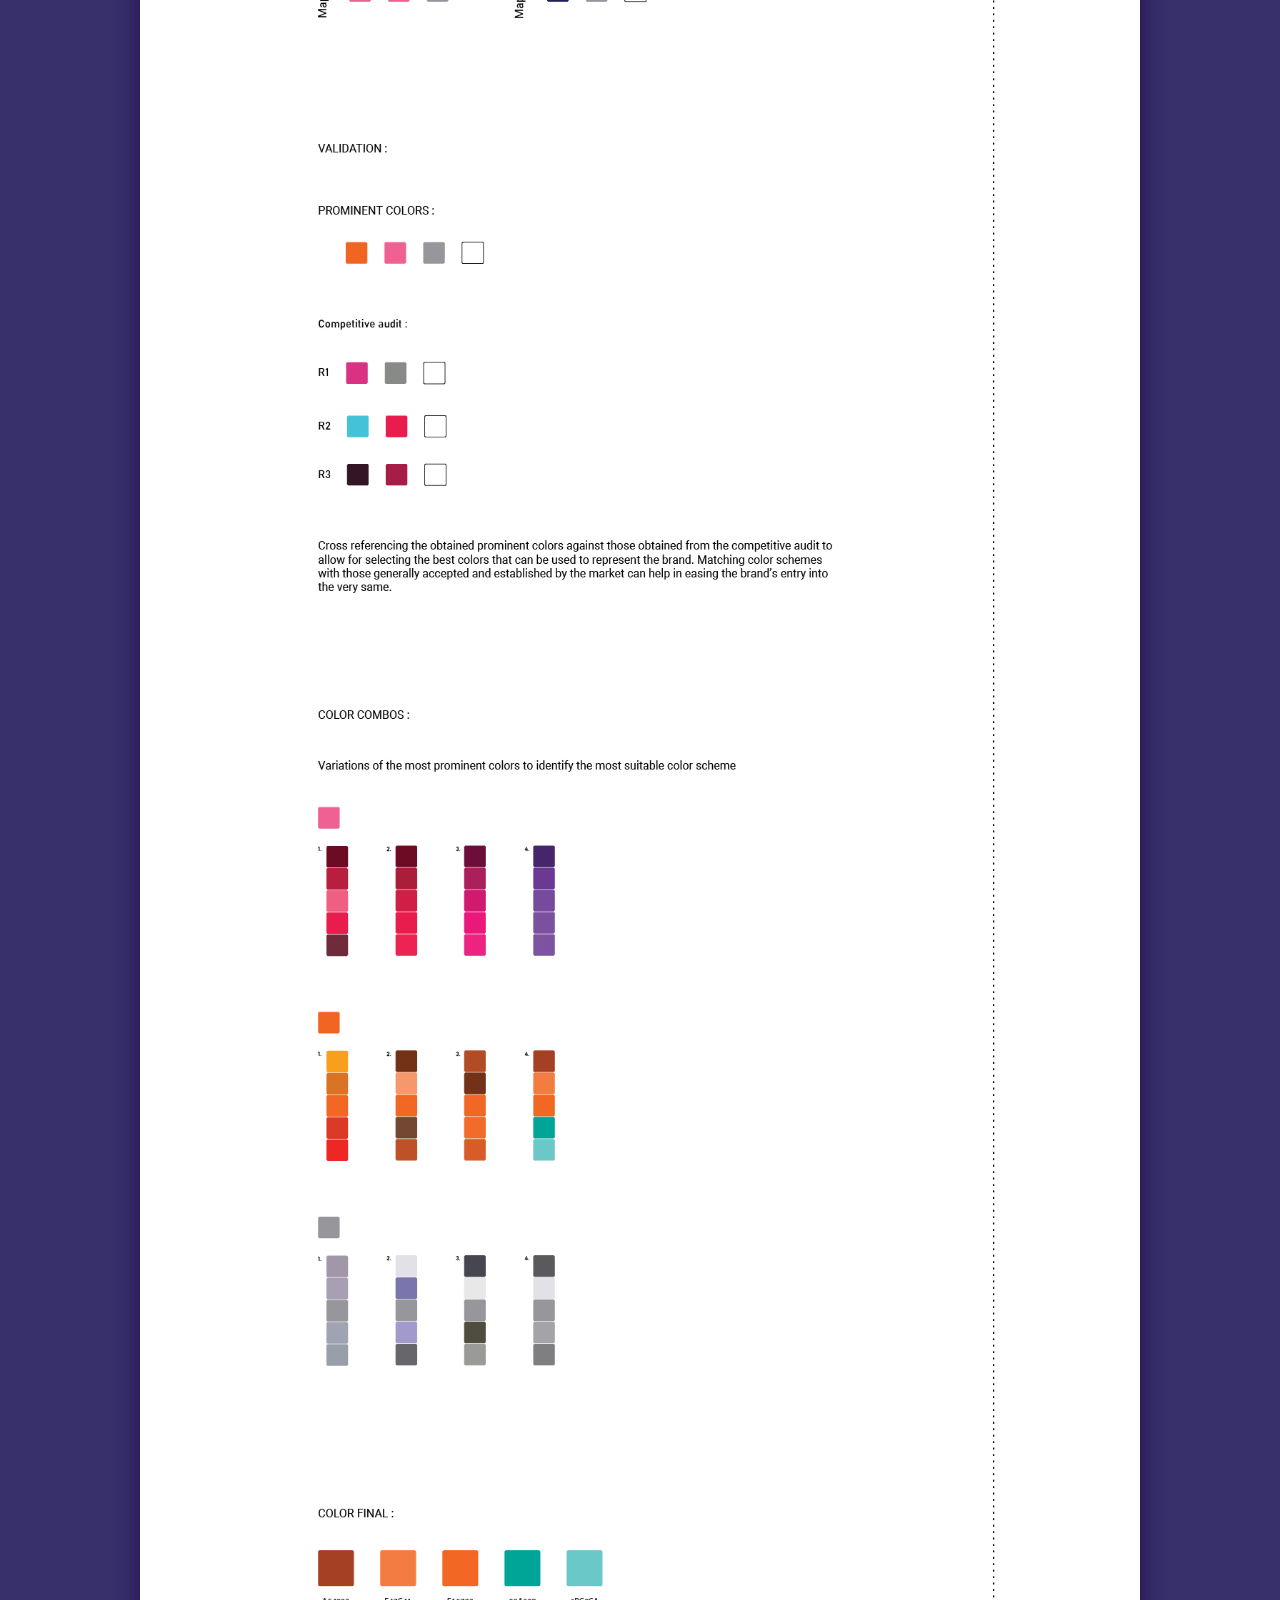
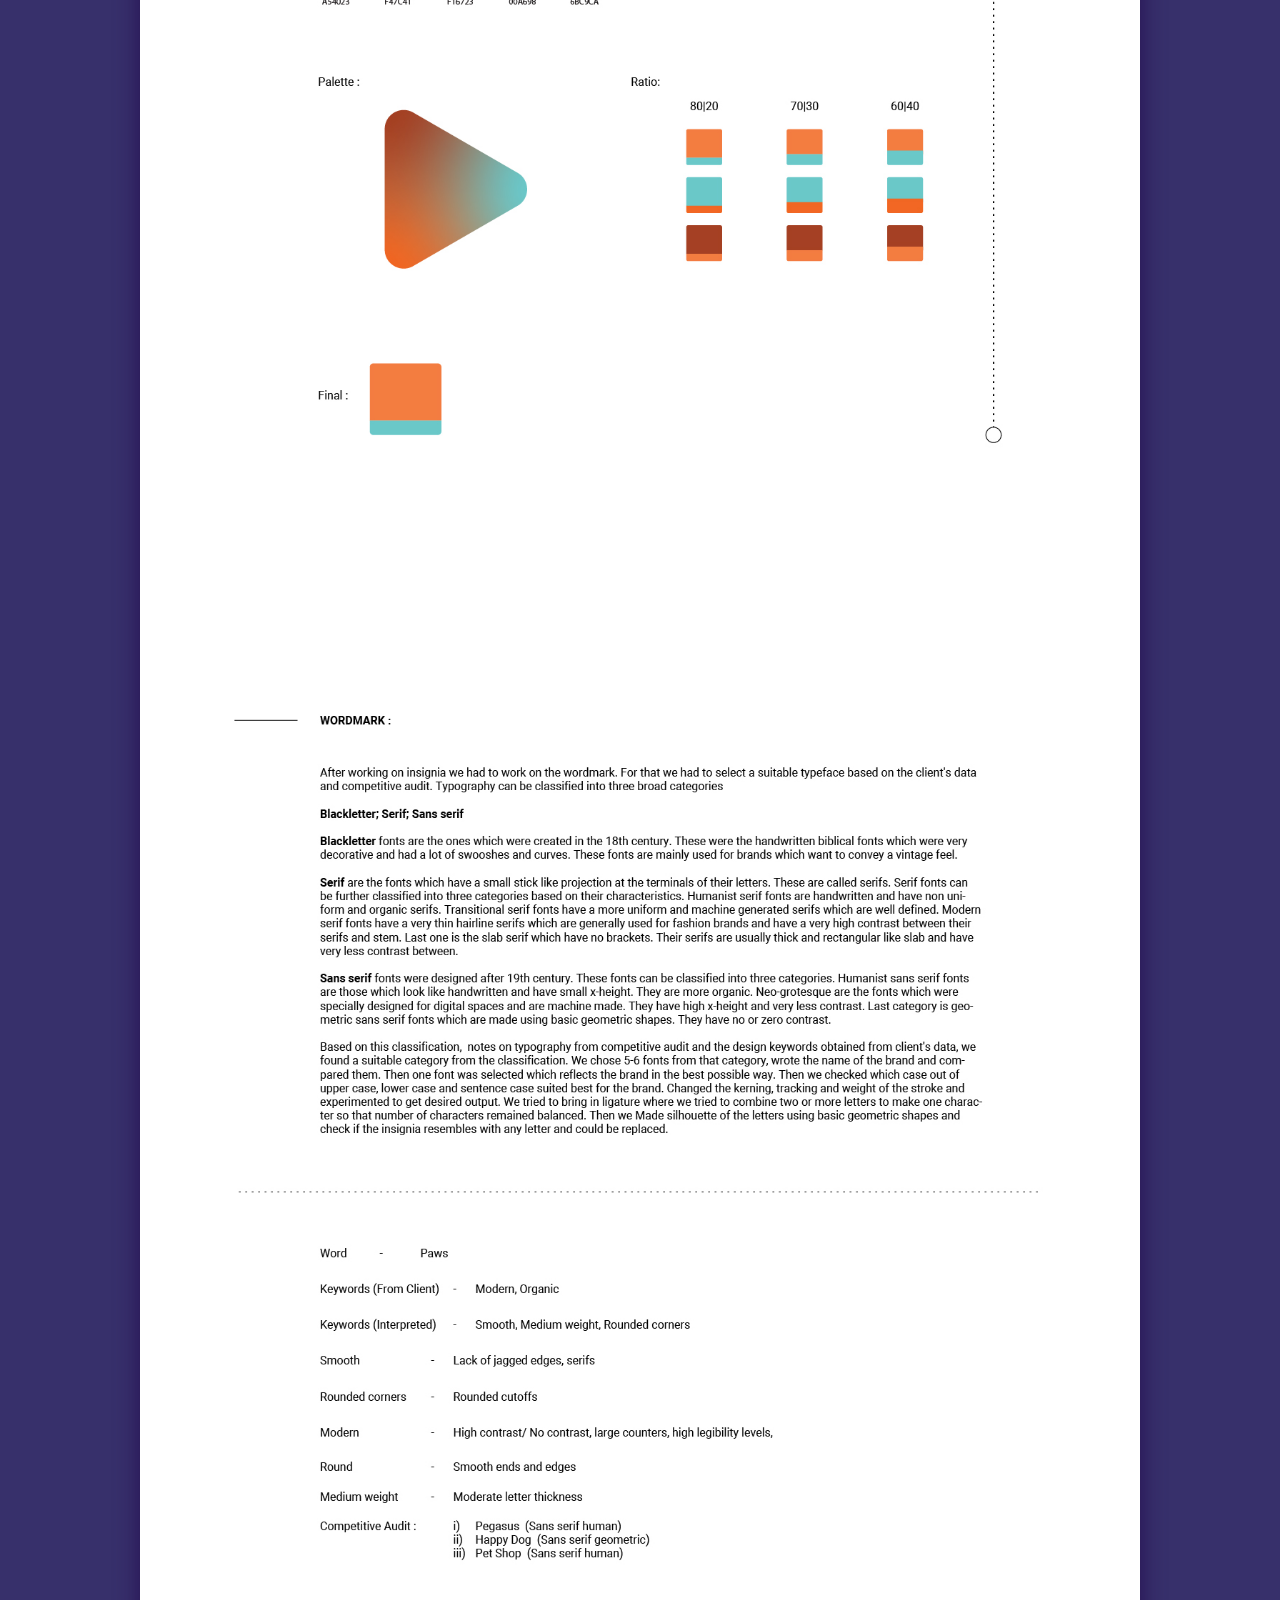
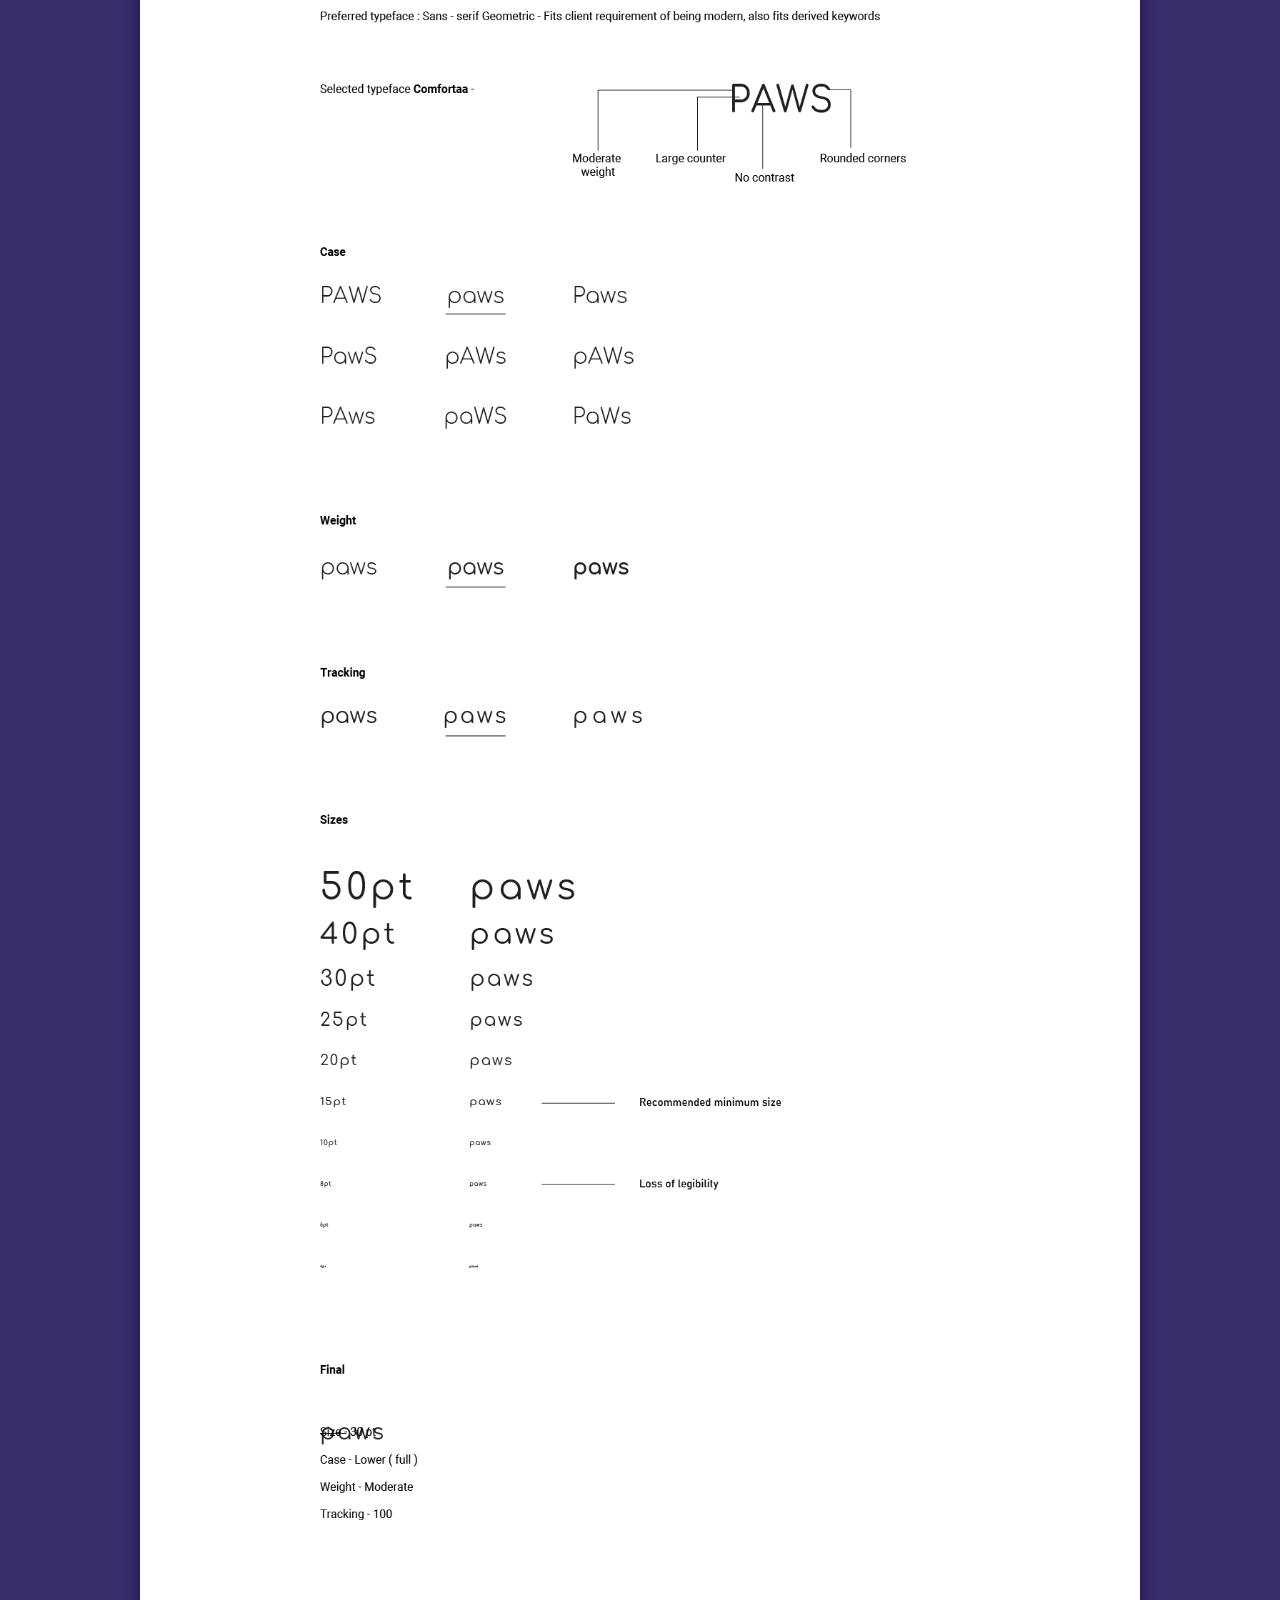
<file: Paws.html>
<!DOCTYPE html>
<html lang="en">
<head>
    <meta charset="UTF-8">
    <meta http-equiv="X-UA-Compatible" content="IE=edge">
    <meta name="viewport" content="width=device-width, initial-scale=1.0">
    <title>Paws Project</title>
    <link rel="stylesheet" href="css/Paws.css">
    <link rel="icon" href="favicon.ico"/>
</head>
<body>

    <button type="submit" onclick="scrolling()"  id="Top">
        <svg width="14" height="14" viewBox="0 0 14 14" fill="none" xmlns="http://www.w3.org/2000/svg">
            <path d="M2.40299 13.425L0.98999 12.01L6.99999 5.999L13.01 12.01L11.597 13.423L6.99699 8.823L2.39699 13.423L2.40299 13.425ZM2.40299 8.001L0.98999 6.585L6.99999 0.574997L13.01 6.585L11.597 7.999L6.99699 3.399L2.39699 7.999L2.40299 8.001Z" fill="#FFF7E9"/>
        </svg>
    </button>

    <button type="submit" onclick="location.href = 'index.html'"  id="Return">
        <svg width="78" height="78" viewBox="0 0 78 78" fill="none" xmlns="http://www.w3.org/2000/svg">
            <path d="M25.0275 35.5608L37.547 23.0412C38.2454 22.343 39.3776 22.343 40.076 23.0412L52.5956 35.5608C52.931 35.8961 53.1196 36.351 53.1196 36.8253V53.9699C53.1196 54.9577 52.3188 55.7585 51.3311 55.7585H42.3885V43.2389H35.2345V55.7585H26.2919C25.3042 55.7585 24.5034 54.9577 24.5034 53.9699V36.8253C24.5034 36.351 24.692 35.8961 25.0275 35.5608Z" fill="#FFF7E9"/>
        </svg>
    </button>

    <div id="Paws_imgs">

        <img src="Images/Paws images/Paws 1-100.jpg" alt="#">
        <img src="Images/Paws images/Paws 2-100.jpg" alt="#">
        <img src="Images/Paws images/Paws 3-100.jpg" alt="#">
        <img src="Images/Paws images/Paws 4-100.jpg" alt="#">
        <img src="Images/Paws images/Paws 5-100.jpg" alt="#">
        <img src="Images/Paws images/Paws 6-100.jpg" alt="#">
        <img src="Images/Paws images/Paws 7-100.jpg" alt="#">
        <img src="Images/Paws images/Paws 8-100.jpg" alt="#">
        <img src="Images/Paws images/Paws 9-100.jpg" alt="#">
        <img src="Images/Paws images/Paws 10-100.jpg" alt="#">
        <img src="Images/Paws images/Paws 11-100.jpg" alt="#">
        <img src="Images/Paws images/Paws 12-100.jpg" alt="#">
        <img src="Images/Paws images/Paws 13-100.jpg" alt="#">
        <img src="Images/Paws images/Paws 14-100.jpg" alt="#">
        <img src="Images/Paws images/Paws 15-100.jpg" alt="#">
        <img src="Images/Paws images/Paws 16-100.jpg" alt="#">
        <img src="Images/Paws images/Paws 17-100.jpg" alt="#">
        <img src="Images/Paws images/Paws 18-100.jpg" alt="#">
        <img src="Images/Paws images/Paws 19-100.jpg" alt="#">
        <img src="Images/Paws images/Paws 20-100.jpg" alt="#">

    </div>

    <script>

        const Upp = document.querySelector("Top");

        window.addEventListener("scroll", () => {
        if (window.scrollY > 800) {
            document.getElementById("Top").style.opacity = 100;
            document.getElementById("Top").style.transition = 1;
        } else {
            document.getElementById("Top").style.opacity = 0;
            document.getElementById("Top").style.transition = 1;
        }
        });
        
        function scrolling(){
            window.scrollTo(0,0);
        }
    </script>
    
</body>
</html>
</file>
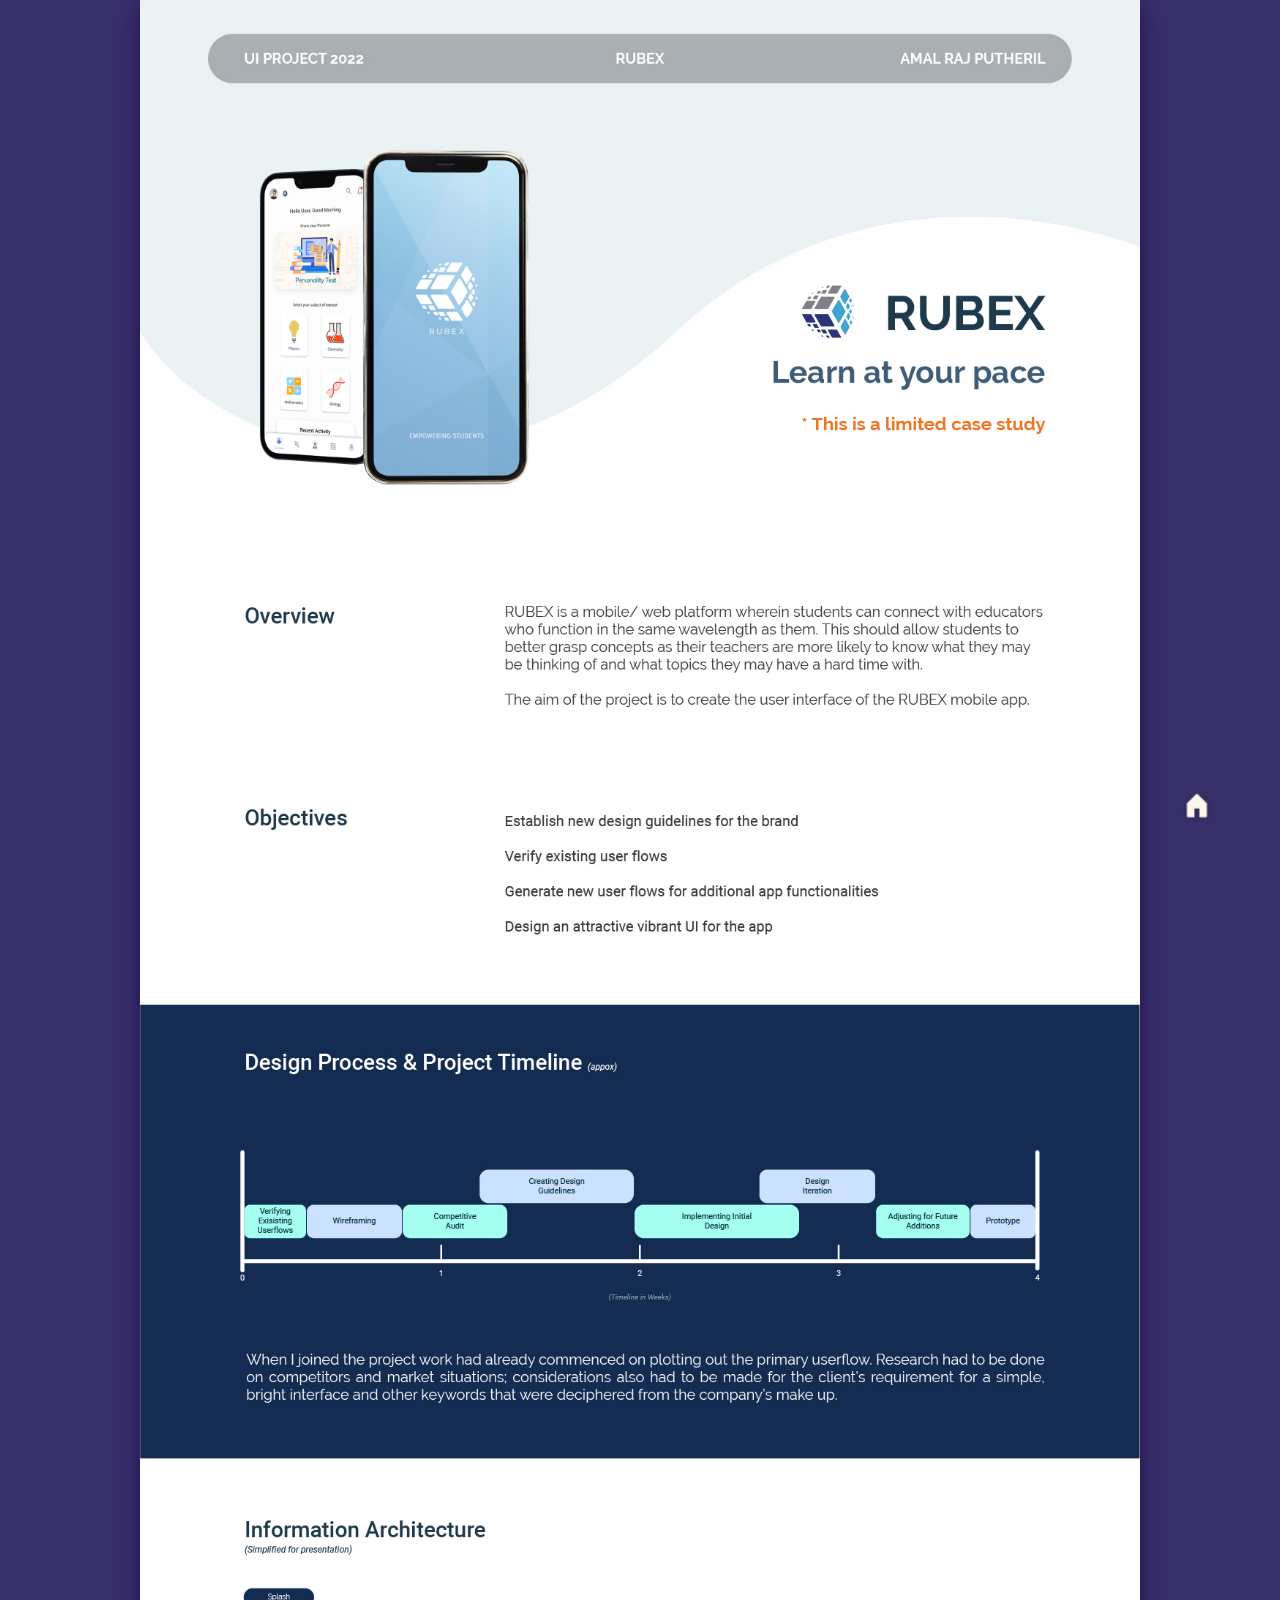
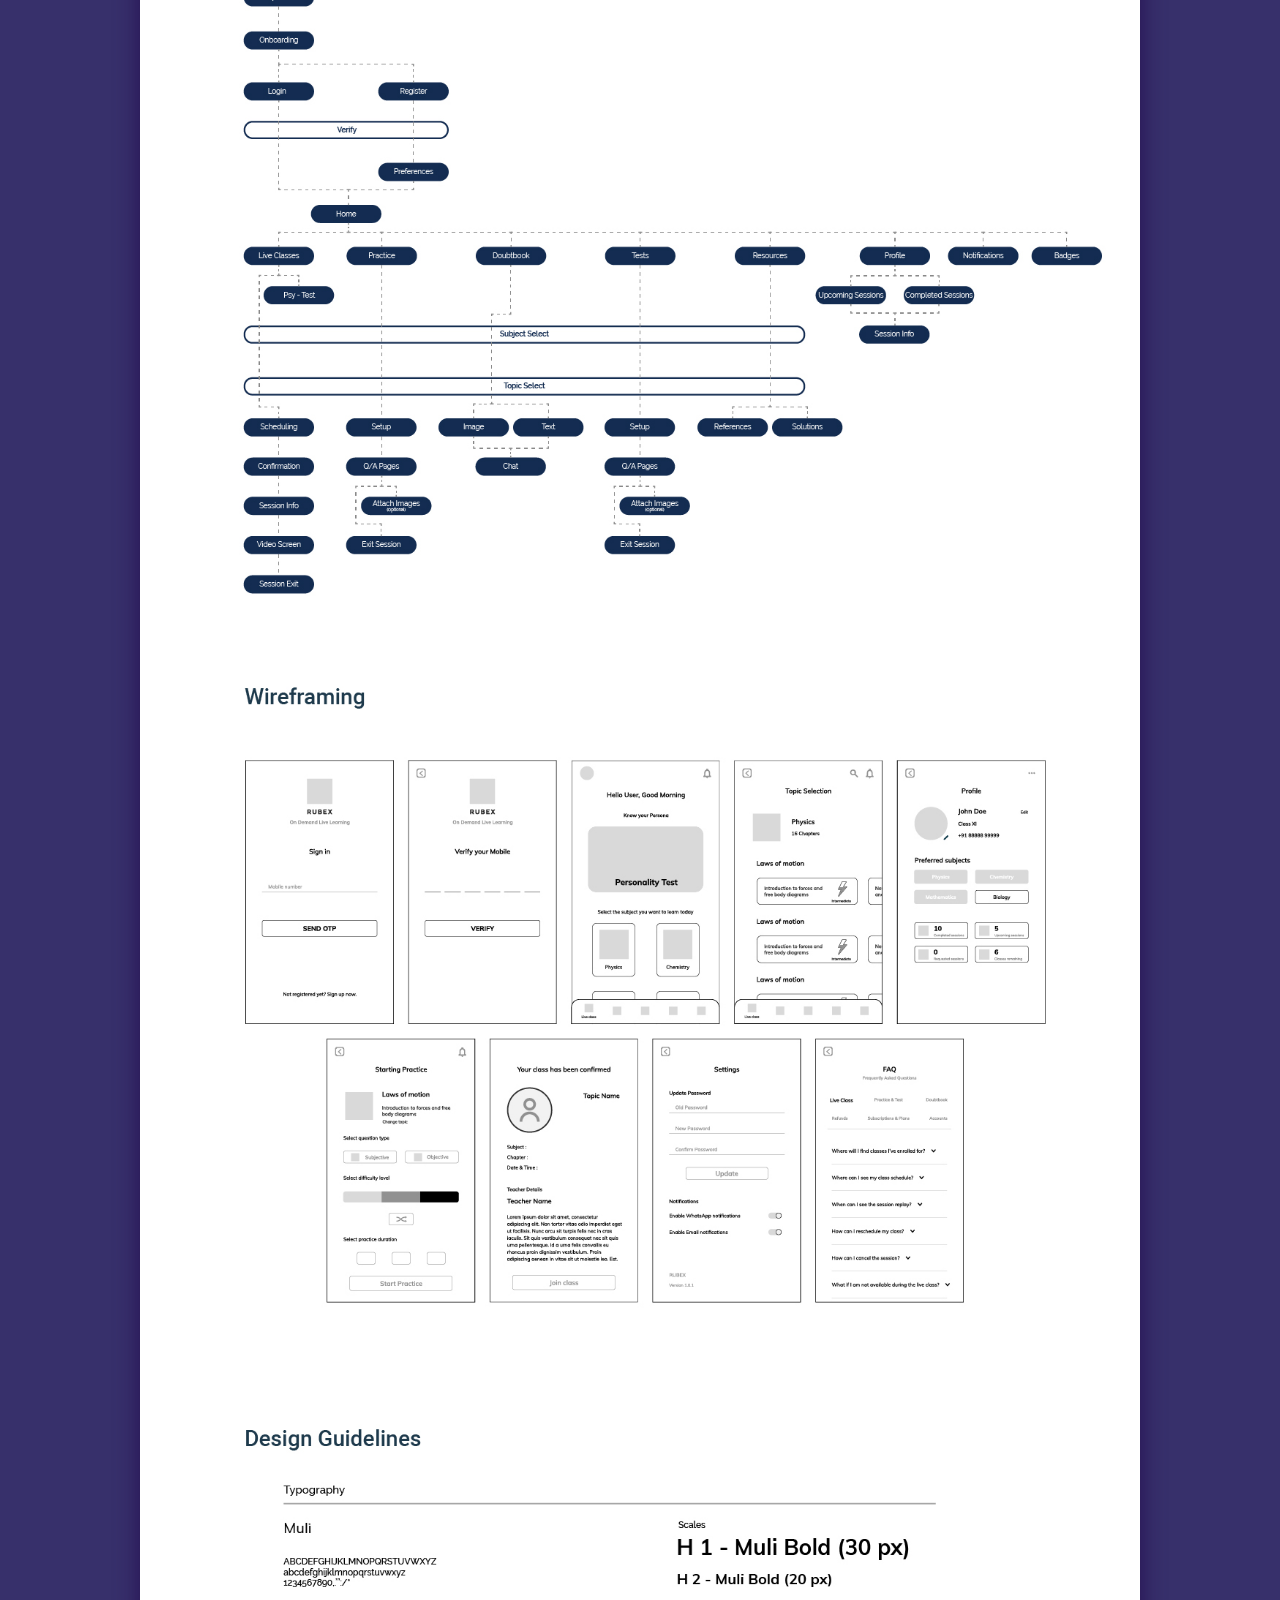
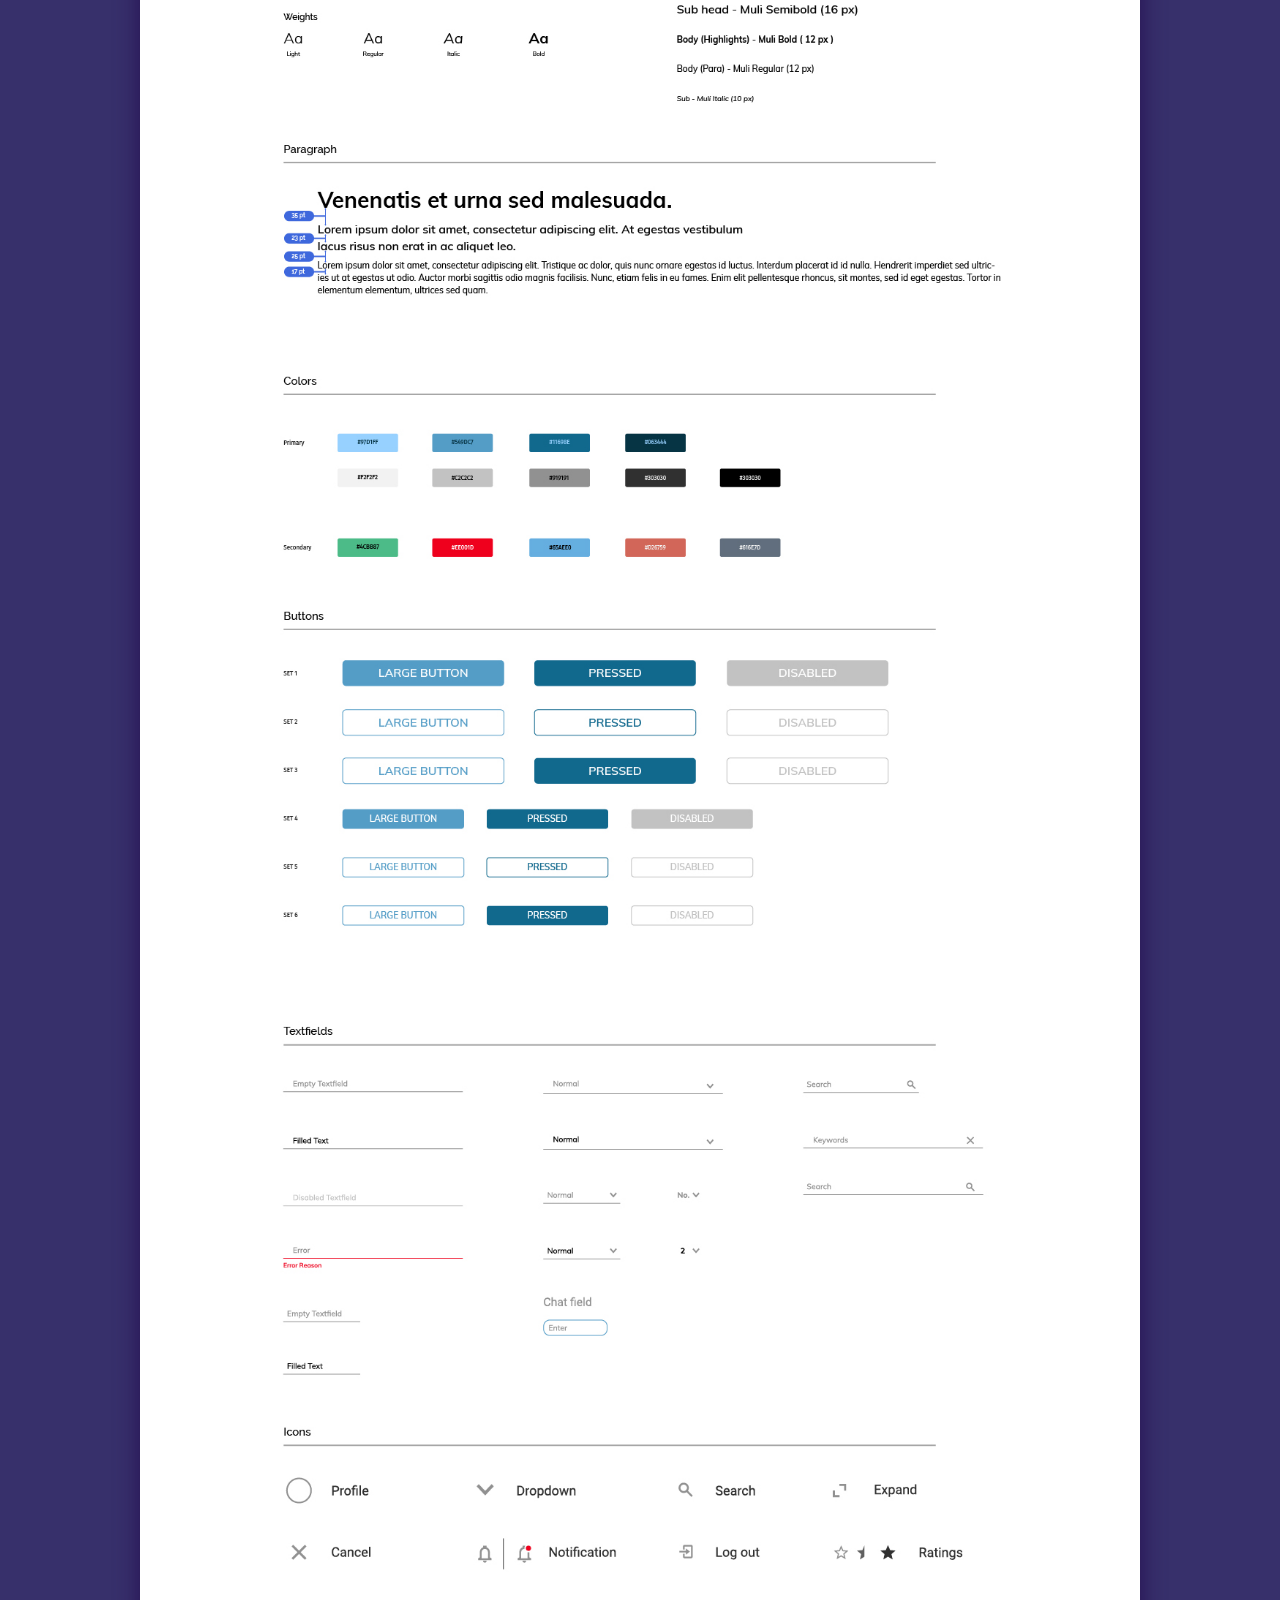
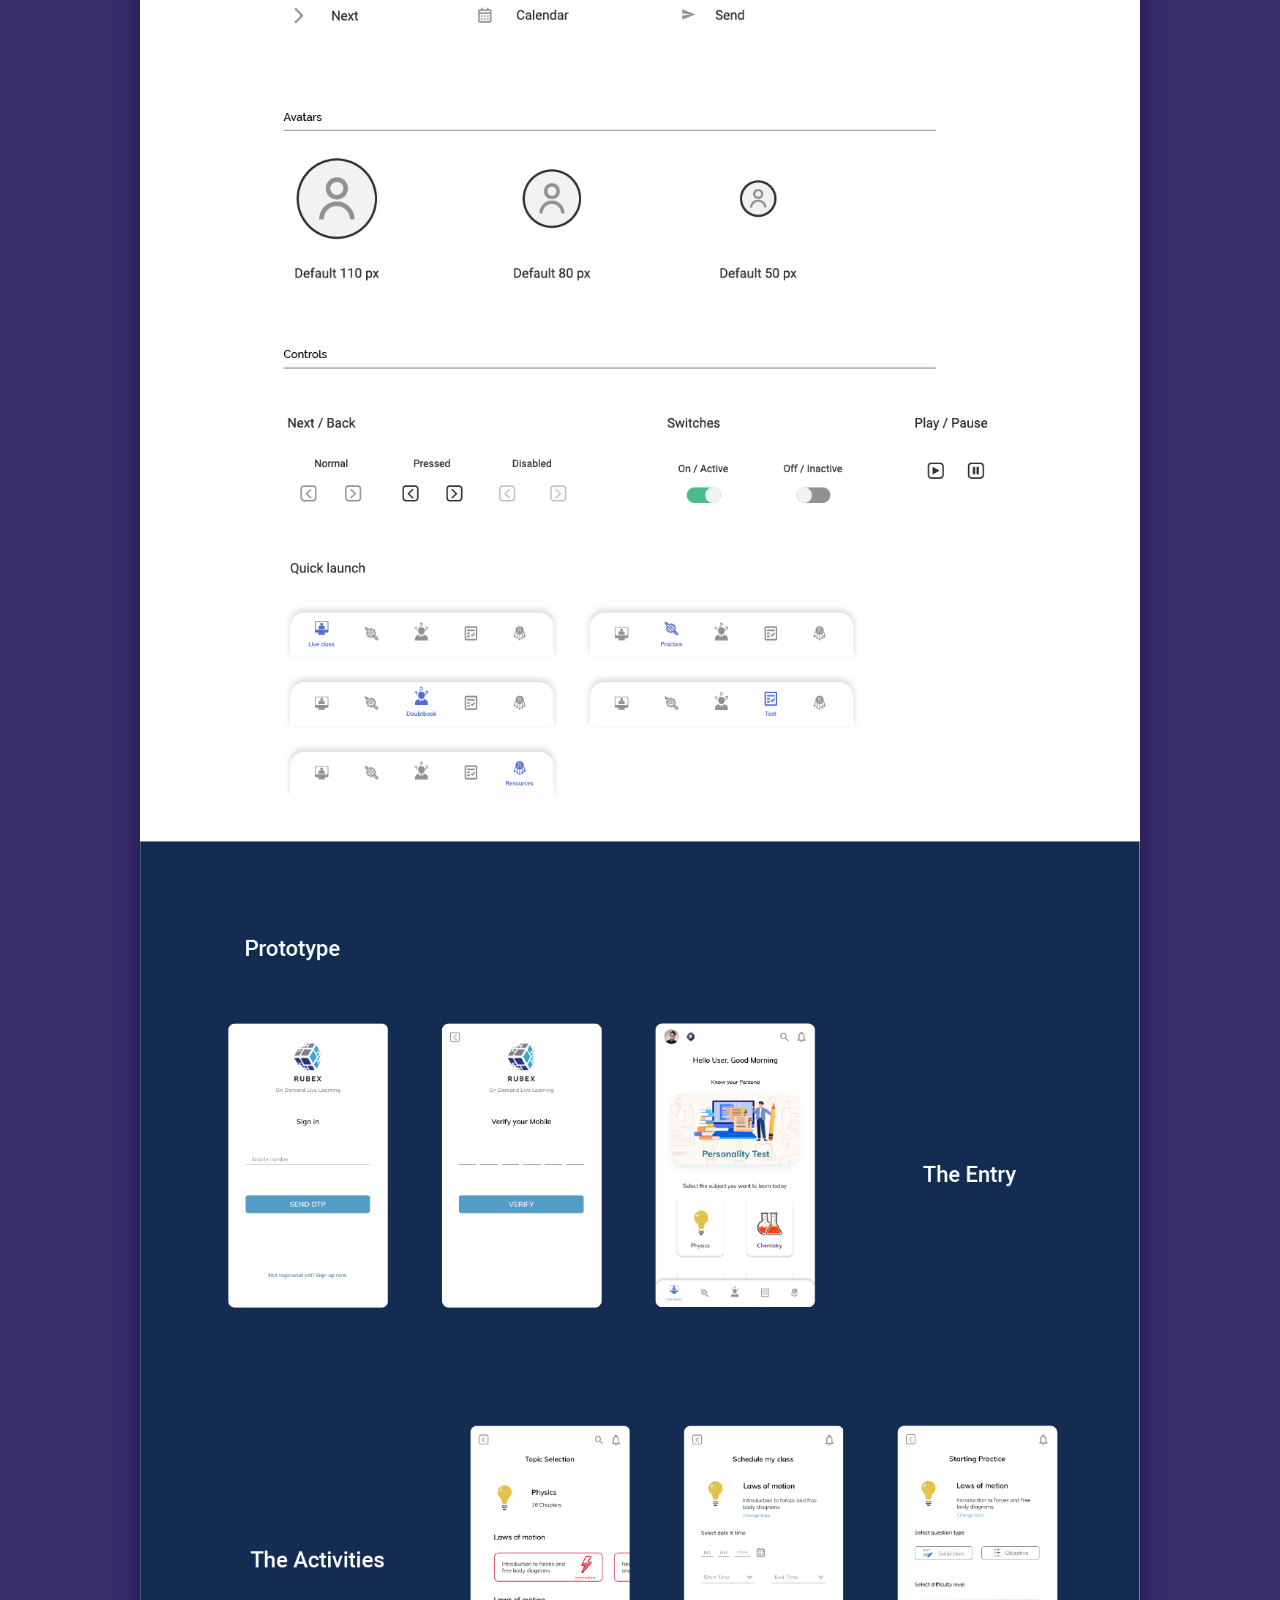
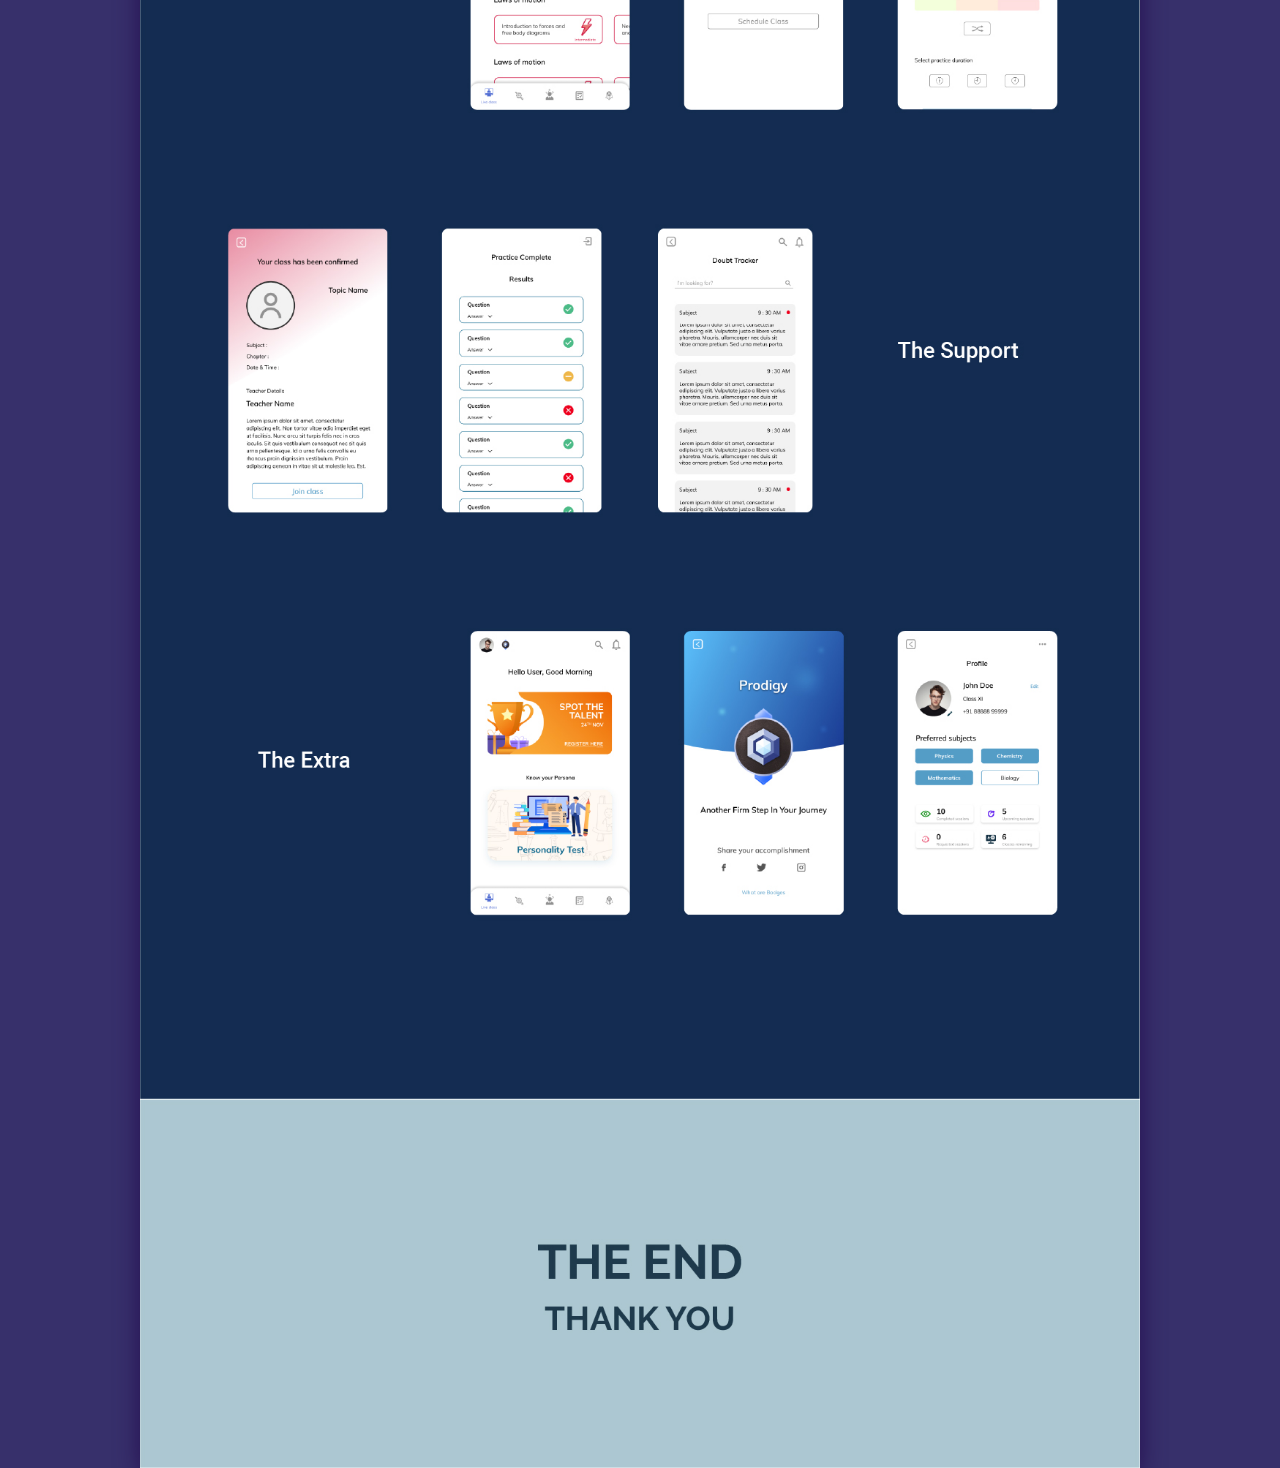
<file: RUBEX.html>
<!DOCTYPE html>
<html lang="en">
<head>
    <meta charset="UTF-8">
    <meta http-equiv="X-UA-Compatible" content="IE=edge">
    <meta name="viewport" content="width=device-width, initial-scale=1.0">
    <title>RUBEX Project</title>
    <link rel="stylesheet" href="css/RUBEX.css">
    <link rel="icon" href="favicon.ico"/>
</head>
<body>

    <button type="submit" onclick="scrolling()"  id="Top">
        <svg width="14" height="14" viewBox="0 0 14 14" fill="none" xmlns="http://www.w3.org/2000/svg">
            <path d="M2.40299 13.425L0.98999 12.01L6.99999 5.999L13.01 12.01L11.597 13.423L6.99699 8.823L2.39699 13.423L2.40299 13.425ZM2.40299 8.001L0.98999 6.585L6.99999 0.574997L13.01 6.585L11.597 7.999L6.99699 3.399L2.39699 7.999L2.40299 8.001Z" fill="#FFF7E9"/>
        </svg>
    </button>

    <button type="submit" onclick="location.href = 'index.html'"  id="Return">
        <svg width="78" height="78" viewBox="0 0 78 78" fill="none" xmlns="http://www.w3.org/2000/svg">
            <path d="M25.0275 35.5608L37.547 23.0412C38.2454 22.343 39.3776 22.343 40.076 23.0412L52.5956 35.5608C52.931 35.8961 53.1196 36.351 53.1196 36.8253V53.9699C53.1196 54.9577 52.3188 55.7585 51.3311 55.7585H42.3885V43.2389H35.2345V55.7585H26.2919C25.3042 55.7585 24.5034 54.9577 24.5034 53.9699V36.8253C24.5034 36.351 24.692 35.8961 25.0275 35.5608Z" fill="#FFF7E9"/>
        </svg>
    </button>

    <div id="RUBEX_imgs">

        <img src="Images/RUBEX images/R1.jpg" alt="#">
        <img src="Images/RUBEX images/R2.jpg" alt="#">
        <img src="Images/RUBEX images/R3.jpg" alt="#">
        <img src="Images/RUBEX images/R4.jpg" alt="#">
        <img src="Images/RUBEX images/R5.jpg" alt="#">
        <img src="Images/RUBEX images/R6.jpg" alt="#">
        <img src="Images/RUBEX images/R7.jpg" alt="#">
        <img src="Images/RUBEX images/R8.jpg" alt="#">
        <img src="Images/RUBEX images/R9.jpg" alt="#">
        <img src="Images/RUBEX images/R10.jpg" alt="#">

    </div>
    

    <script>

        const Upp = document.querySelector("Top");

        window.addEventListener("scroll", () => {
        if (window.scrollY > 800) {
            document.getElementById("Top").style.opacity = 100;
            document.getElementById("Top").style.transition = 1;
        } else {
            document.getElementById("Top").style.opacity = 0;
            document.getElementById("Top").style.transition = 1;
        }
        });
        
        function scrolling(){
            window.scrollTo(0,0);
        }
    </script>

</body>
</html>
</file>
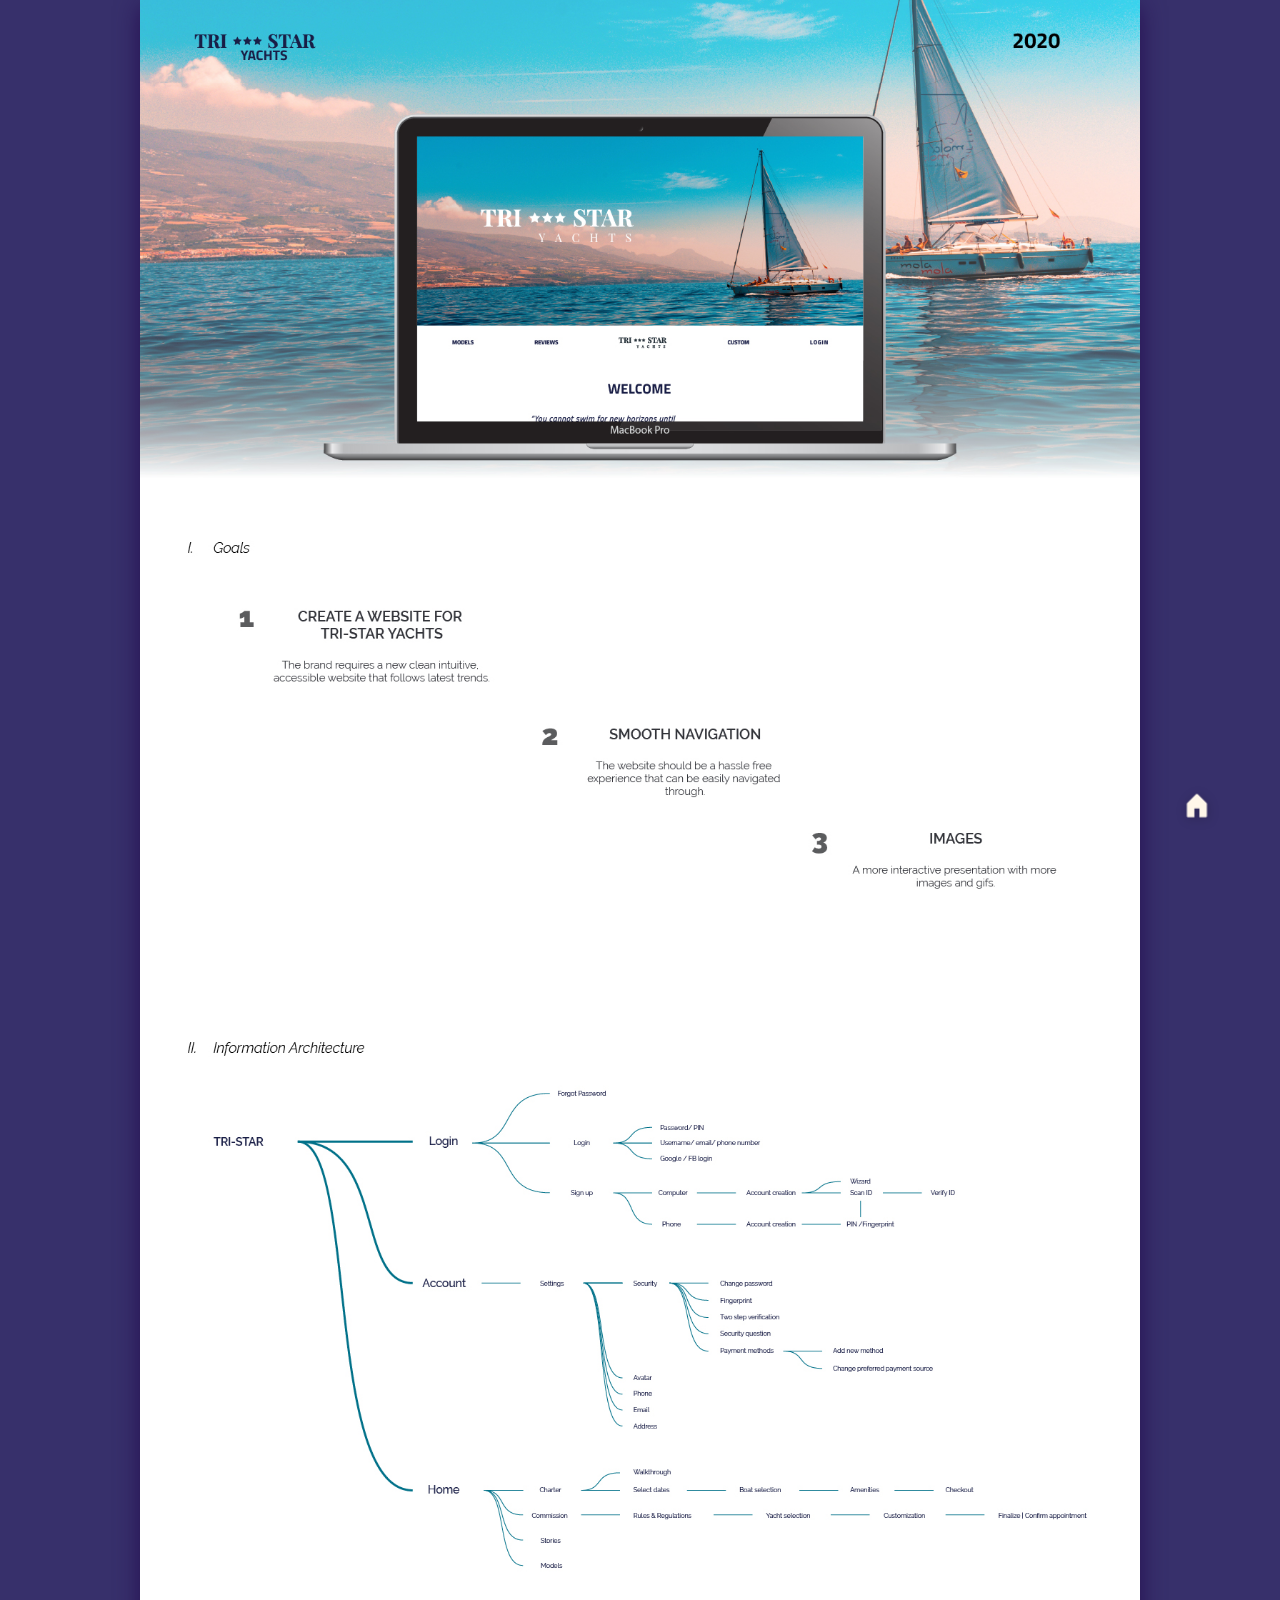
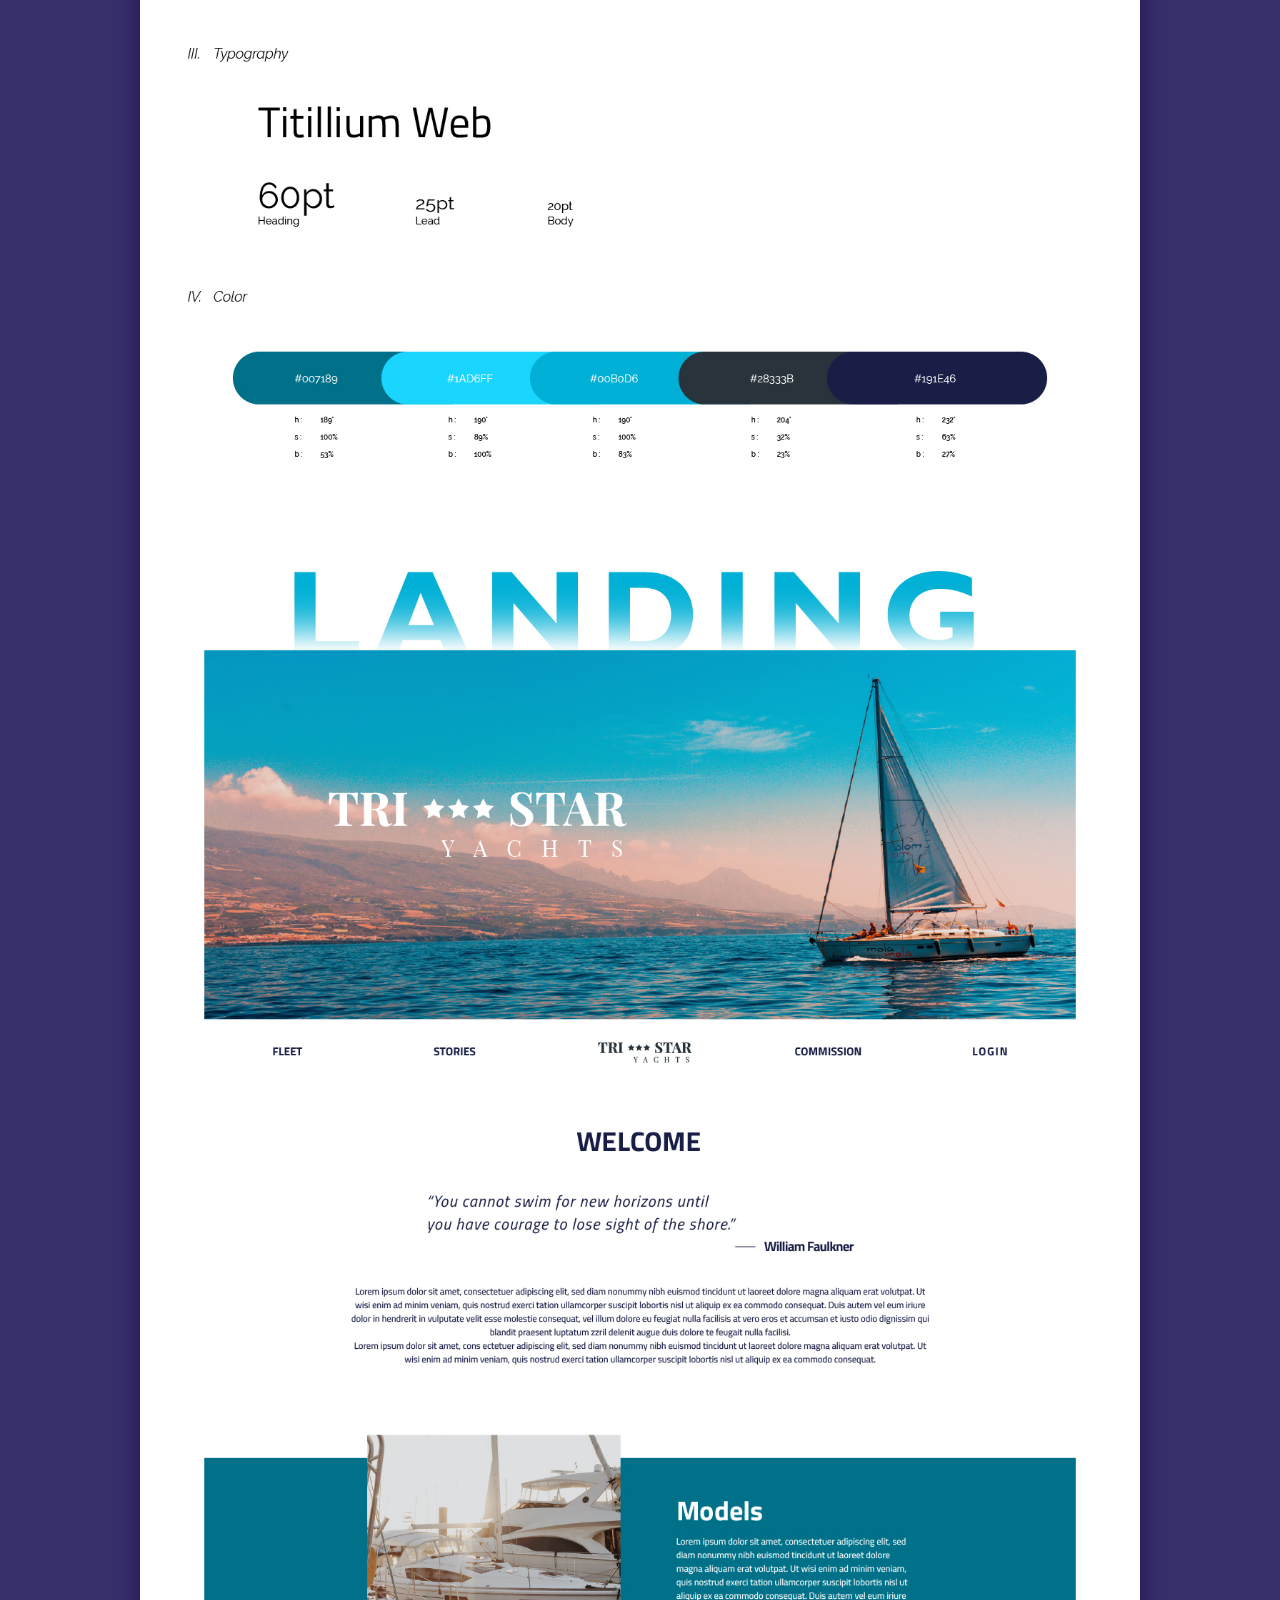
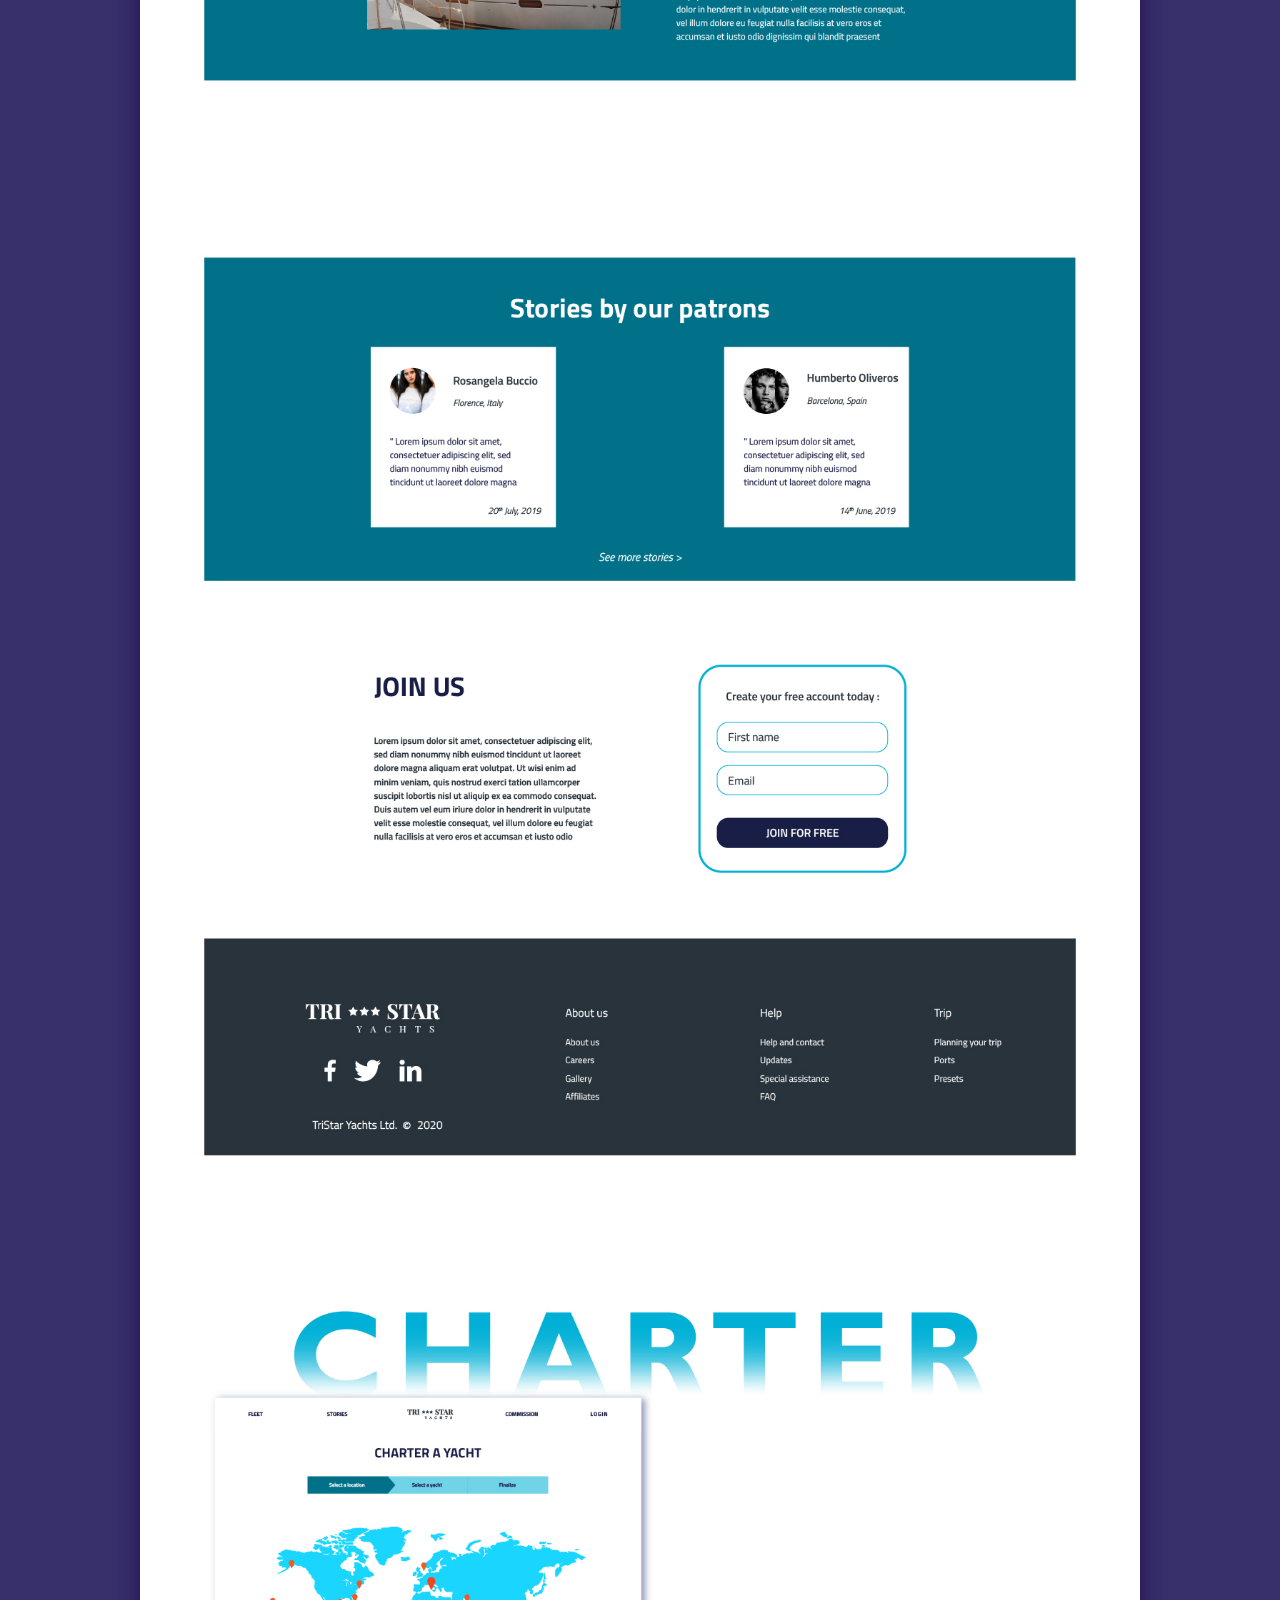
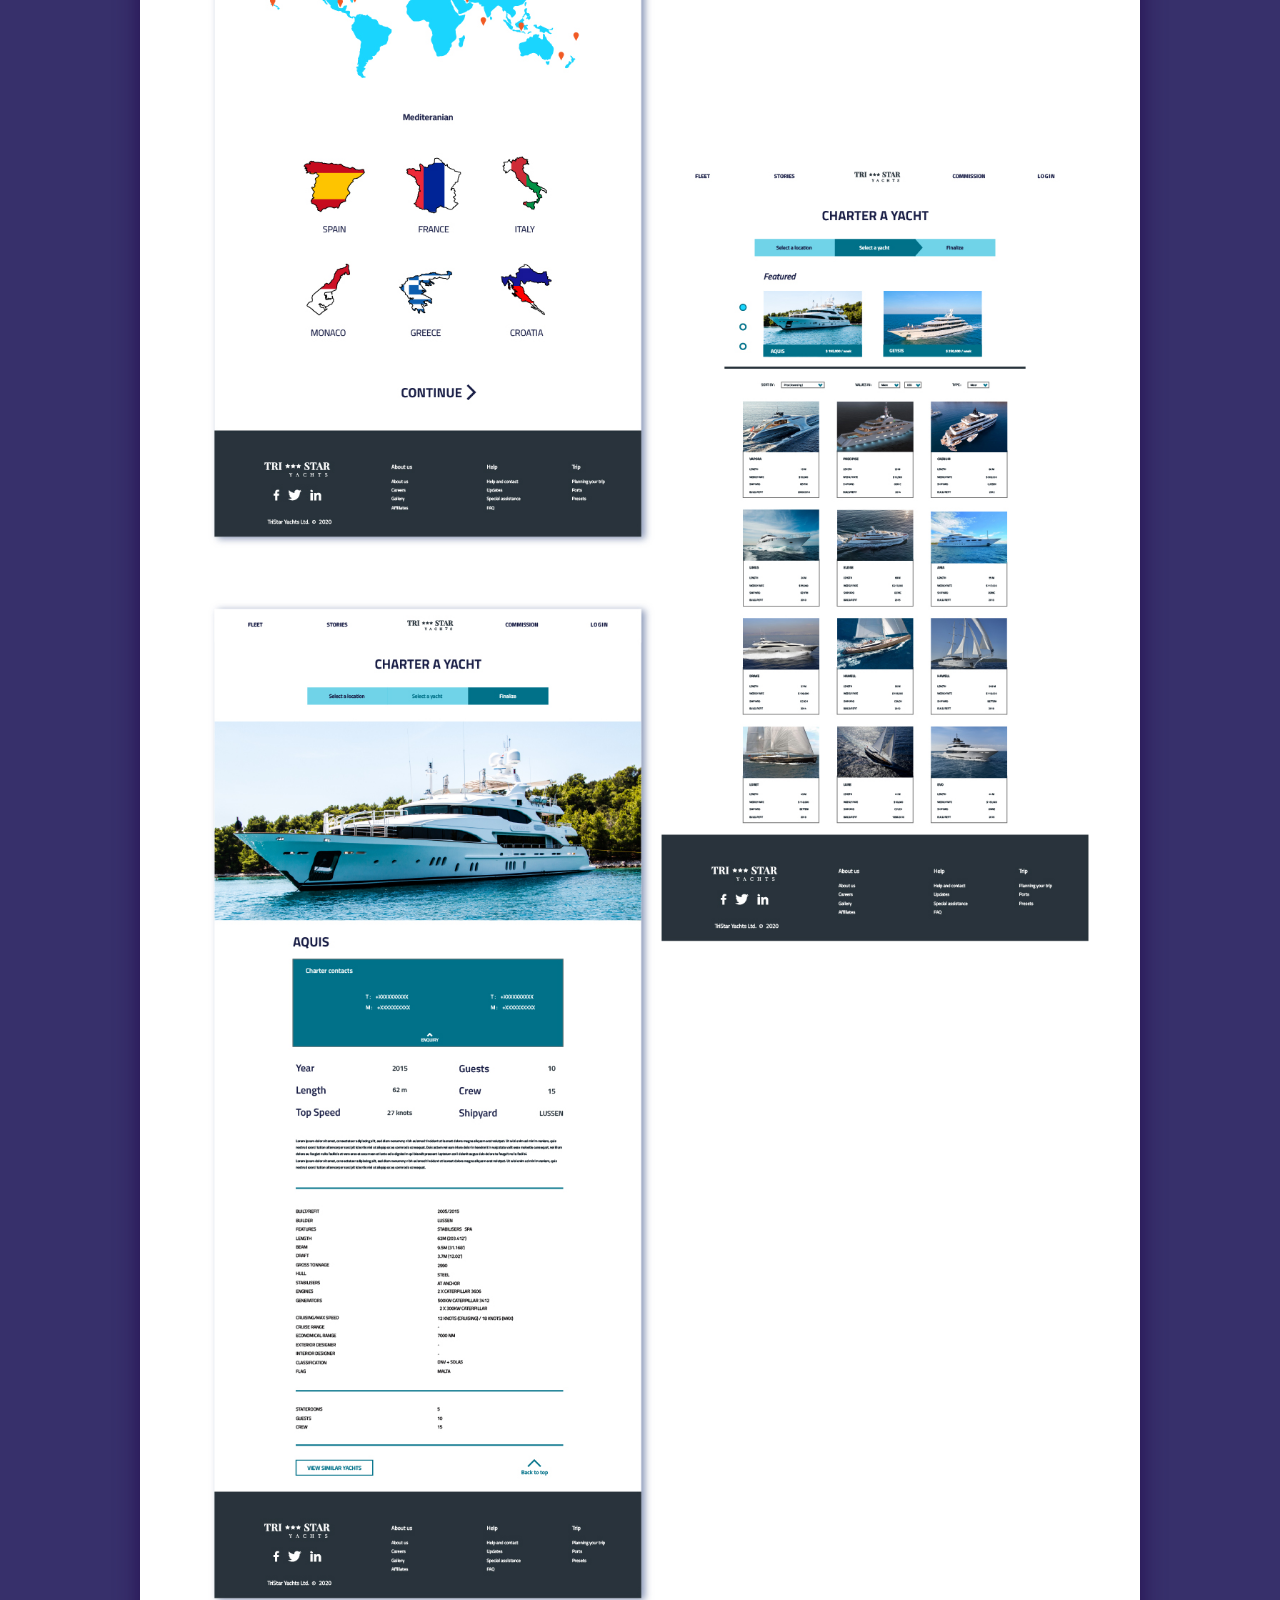
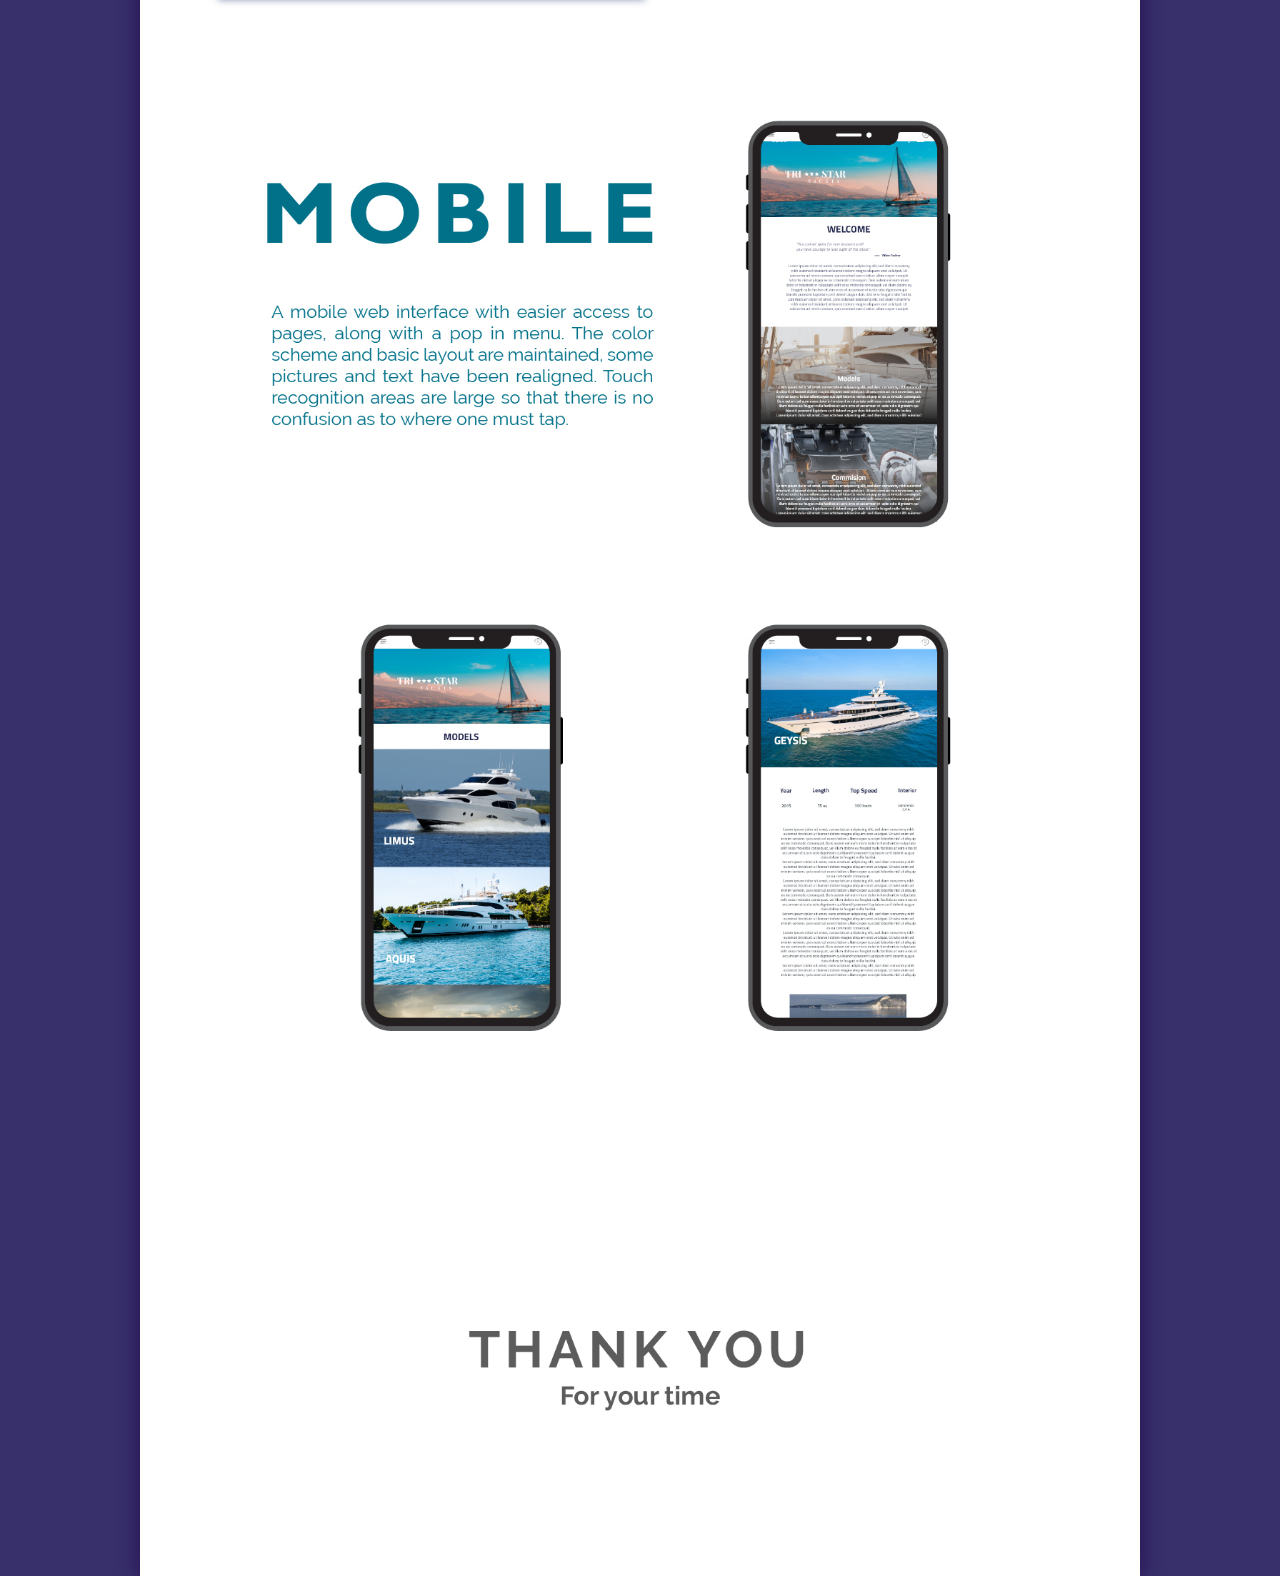
<file: TSY.html>
<!DOCTYPE html>
<html lang="en">
<head>
    <meta charset="UTF-8">
    <meta http-equiv="X-UA-Compatible" content="IE=edge">
    <meta name="viewport" content="width=device-width, initial-scale=1.0">
    <title>Tri-Star Yachts</title>
    <link rel="stylesheet" href="css/TSY.css">
    <link rel="icon" href="favicon.ico"/>
</head>
<body>

    <button type="submit" onclick="scrolling()"  id="Top">
        <svg width="14" height="14" viewBox="0 0 14 14" fill="none" xmlns="http://www.w3.org/2000/svg">
            <path d="M2.40299 13.425L0.98999 12.01L6.99999 5.999L13.01 12.01L11.597 13.423L6.99699 8.823L2.39699 13.423L2.40299 13.425ZM2.40299 8.001L0.98999 6.585L6.99999 0.574997L13.01 6.585L11.597 7.999L6.99699 3.399L2.39699 7.999L2.40299 8.001Z" fill="#FFF7E9"/>
        </svg>
    </button>

    <button type="submit" onclick="location.href = 'index.html'"  id="Return">
        <svg width="78" height="78" viewBox="0 0 78 78" fill="none" xmlns="http://www.w3.org/2000/svg">
            <path d="M25.0275 35.5608L37.547 23.0412C38.2454 22.343 39.3776 22.343 40.076 23.0412L52.5956 35.5608C52.931 35.8961 53.1196 36.351 53.1196 36.8253V53.9699C53.1196 54.9577 52.3188 55.7585 51.3311 55.7585H42.3885V43.2389H35.2345V55.7585H26.2919C25.3042 55.7585 24.5034 54.9577 24.5034 53.9699V36.8253C24.5034 36.351 24.692 35.8961 25.0275 35.5608Z" fill="#FFF7E9"/>
        </svg>
    </button>

    <div id="TSY_imgs">

        <img src="Images/TSY images/TSY 1-100.jpg" alt="#">
        <img src="Images/TSY images/TSY 2-100.jpg" alt="#">
        <img src="Images/TSY images/TSY 3-100.jpg" alt="#">
        <img src="Images/TSY images/TSY 4-100.jpg" alt="#">
        <img src="Images/TSY images/TSY 5-100.jpg" alt="#">
        <img src="Images/TSY images/TSY 6-100.jpg" alt="#">
        <img src="Images/TSY images/TSY 8-100.jpg" alt="#">
        <img src="Images/TSY images/TSY 9-100.jpg" alt="#">
        <img src="Images/TSY images/TSY 10-100.jpg" alt="#">

    </div>

    <script>

        const Upp = document.querySelector("Top");

        window.addEventListener("scroll", () => {
        if (window.scrollY > 800) {
            document.getElementById("Top").style.opacity = 100;
            document.getElementById("Top").style.transition = 1;
        } else {
            document.getElementById("Top").style.opacity = 0;
            document.getElementById("Top").style.transition = 1;
        }
        });
        
        function scrolling(){
            window.scrollTo(0,0);
        }
    </script>
    
</body>
</html>
</file>
<file: css/GT.css>
@import url("https://fonts.googleapis.com/css2?family=Inter:wght@100;200;300;400;500;600;700;800;900&display=swap");
html {
  scroll-behavior: smooth;
}

body {
  margin: 0px;
  background-color: #37306B;
}

::-webkit-scrollbar {
  width: 10px;
}

::-webkit-scrollbar-track {
  background: rgba(255, 251, 250, 0.0901960784);
}

::-webkit-scrollbar-thumb {
  background: #66347F;
  border-radius: 10px;
}

::-webkit-scrollbar-thumb:hover {
  background: #9E4784;
}

#Top {
  position: fixed;
  margin-left: 92vw;
  margin-top: 76vh;
  scale: 1.5;
  border: none;
  background-color: transparent;
  filter: drop-shadow(1px 3px 8px rgba(0, 0, 0, 0.2));
  transition: position 0.25 ease-in-out;
  opacity: 0;
  transition: opacity 0.5 ease-in-out;
  cursor: pointer;
  z-index: 100;
}

#Return {
  position: fixed;
  margin-left: 90vw;
  margin-top: 85vh;
  scale: 0.7;
  border: none;
  background-color: transparent;
  filter: drop-shadow(1px 3px 8px rgba(0, 0, 0, 0.2));
  transition: position 0.25 ease-in-out;
  cursor: pointer;
  z-index: 99;
}

#GT_imgs {
  display: flex;
  flex-direction: column;
  align-items: center;
  filter: drop-shadow(0px 6px 12px rgba(33, 5, 74, 0.818));
}
#GT_imgs img {
  width: 1000px;
}/*# sourceMappingURL=GT.css.map */
</file>
<file: css/Paws.css>
@import url("https://fonts.googleapis.com/css2?family=Inter:wght@100;200;300;400;500;600;700;800;900&display=swap");
html {
  scroll-behavior: smooth;
}

body {
  margin: 0px;
  background-color: #37306B;
}

::-webkit-scrollbar {
  width: 10px;
}

::-webkit-scrollbar-track {
  background: rgba(255, 251, 250, 0.0901960784);
}

::-webkit-scrollbar-thumb {
  background: #66347F;
  border-radius: 10px;
}

::-webkit-scrollbar-thumb:hover {
  background: #9E4784;
}

#Top {
  position: fixed;
  margin-left: 92vw;
  margin-top: 76vh;
  scale: 1.5;
  border: none;
  background-color: transparent;
  filter: drop-shadow(1px 3px 8px rgba(0, 0, 0, 0.2));
  transition: position 0.25 ease-in-out;
  opacity: 0;
  transition: opacity 0.5 ease-in-out;
  cursor: pointer;
  z-index: 100;
}

#Return {
  position: fixed;
  margin-left: 90vw;
  margin-top: 85vh;
  scale: 0.7;
  border: none;
  background-color: transparent;
  filter: drop-shadow(1px 3px 8px rgba(0, 0, 0, 0.2));
  transition: position 0.25 ease-in-out;
  cursor: pointer;
  z-index: 99;
}

#Paws_imgs {
  display: flex;
  flex-direction: column;
  align-items: center;
  filter: drop-shadow(0px 6px 12px rgba(33, 5, 74, 0.818));
}
#Paws_imgs img {
  width: 1000px;
}/*# sourceMappingURL=Paws.css.map */
</file>
<file: css/RUBEX.css>
@import url("https://fonts.googleapis.com/css2?family=Inter:wght@100;200;300;400;500;600;700;800;900&display=swap");
html {
  scroll-behavior: smooth;
}

body {
  margin: 0px;
  background-color: #37306B;
}

::-webkit-scrollbar {
  width: 10px;
}

::-webkit-scrollbar-track {
  background: rgba(255, 251, 250, 0.0901960784);
}

::-webkit-scrollbar-thumb {
  background: #66347F;
  border-radius: 10px;
}

::-webkit-scrollbar-thumb:hover {
  background: #9E4784;
}

#Top {
  position: fixed;
  margin-left: 92vw;
  margin-top: 76vh;
  scale: 1.5;
  border: none;
  background-color: transparent;
  filter: drop-shadow(1px 3px 8px rgba(0, 0, 0, 0.2));
  transition: position 0.25 ease-in-out;
  opacity: 0;
  transition: opacity 0.5 ease-in-out;
  cursor: pointer;
  z-index: 100;
}

#Return {
  position: fixed;
  margin-left: 90vw;
  margin-top: 85vh;
  scale: 0.7;
  border: none;
  background-color: transparent;
  filter: drop-shadow(1px 3px 8px rgba(0, 0, 0, 0.2));
  transition: position 0.25 ease-in-out;
  cursor: pointer;
  z-index: 99;
}

#RUBEX_imgs {
  display: flex;
  flex-direction: column;
  align-items: center;
  filter: drop-shadow(0px 6px 12px rgba(33, 5, 74, 0.818));
}
#RUBEX_imgs img {
  width: 1000px;
}/*# sourceMappingURL=RUBEX.css.map */
</file>
<file: css/TSY.css>
@import url("https://fonts.googleapis.com/css2?family=Inter:wght@100;200;300;400;500;600;700;800;900&display=swap");
html {
  scroll-behavior: smooth;
}

body {
  margin: 0px;
  background-color: #37306B;
}

::-webkit-scrollbar {
  width: 10px;
}

::-webkit-scrollbar-track {
  background: rgba(255, 251, 250, 0.0901960784);
}

::-webkit-scrollbar-thumb {
  background: #66347F;
  border-radius: 10px;
}

::-webkit-scrollbar-thumb:hover {
  background: #9E4784;
}

#Top {
  position: fixed;
  margin-left: 92vw;
  margin-top: 76vh;
  scale: 1.5;
  border: none;
  background-color: transparent;
  filter: drop-shadow(1px 3px 8px rgba(0, 0, 0, 0.2));
  transition: position 0.25 ease-in-out;
  opacity: 0;
  transition: opacity 0.5 ease-in-out;
  cursor: pointer;
  z-index: 100;
}

#Return {
  position: fixed;
  margin-left: 90vw;
  margin-top: 85vh;
  scale: 0.7;
  border: none;
  background-color: transparent;
  filter: drop-shadow(1px 3px 8px rgba(0, 0, 0, 0.2));
  transition: position 0.25 ease-in-out;
  cursor: pointer;
  z-index: 99;
}

#TSY_imgs {
  display: flex;
  flex-direction: column;
  align-items: center;
  filter: drop-shadow(0px 6px 12px rgba(33, 5, 74, 0.818));
}
#TSY_imgs img {
  width: 1000px;
}/*# sourceMappingURL=TSY.css.map */
</file>
